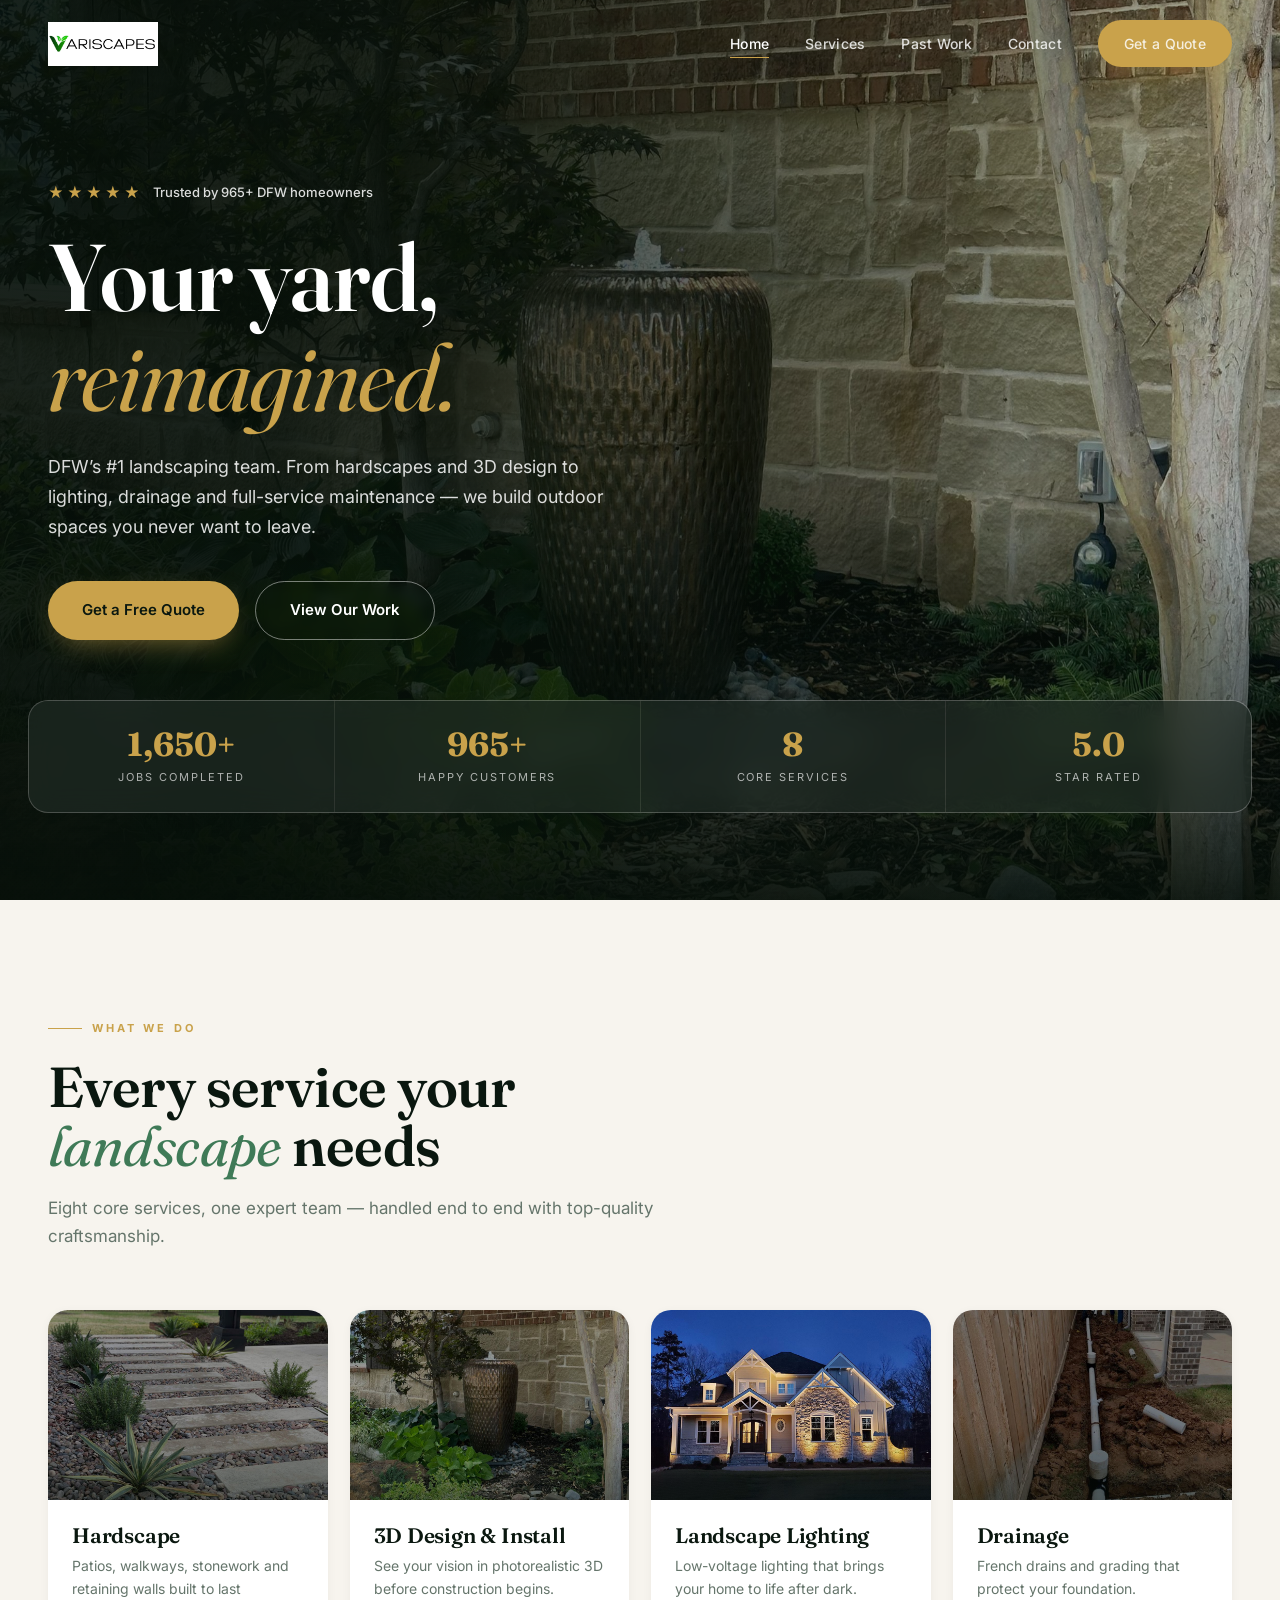
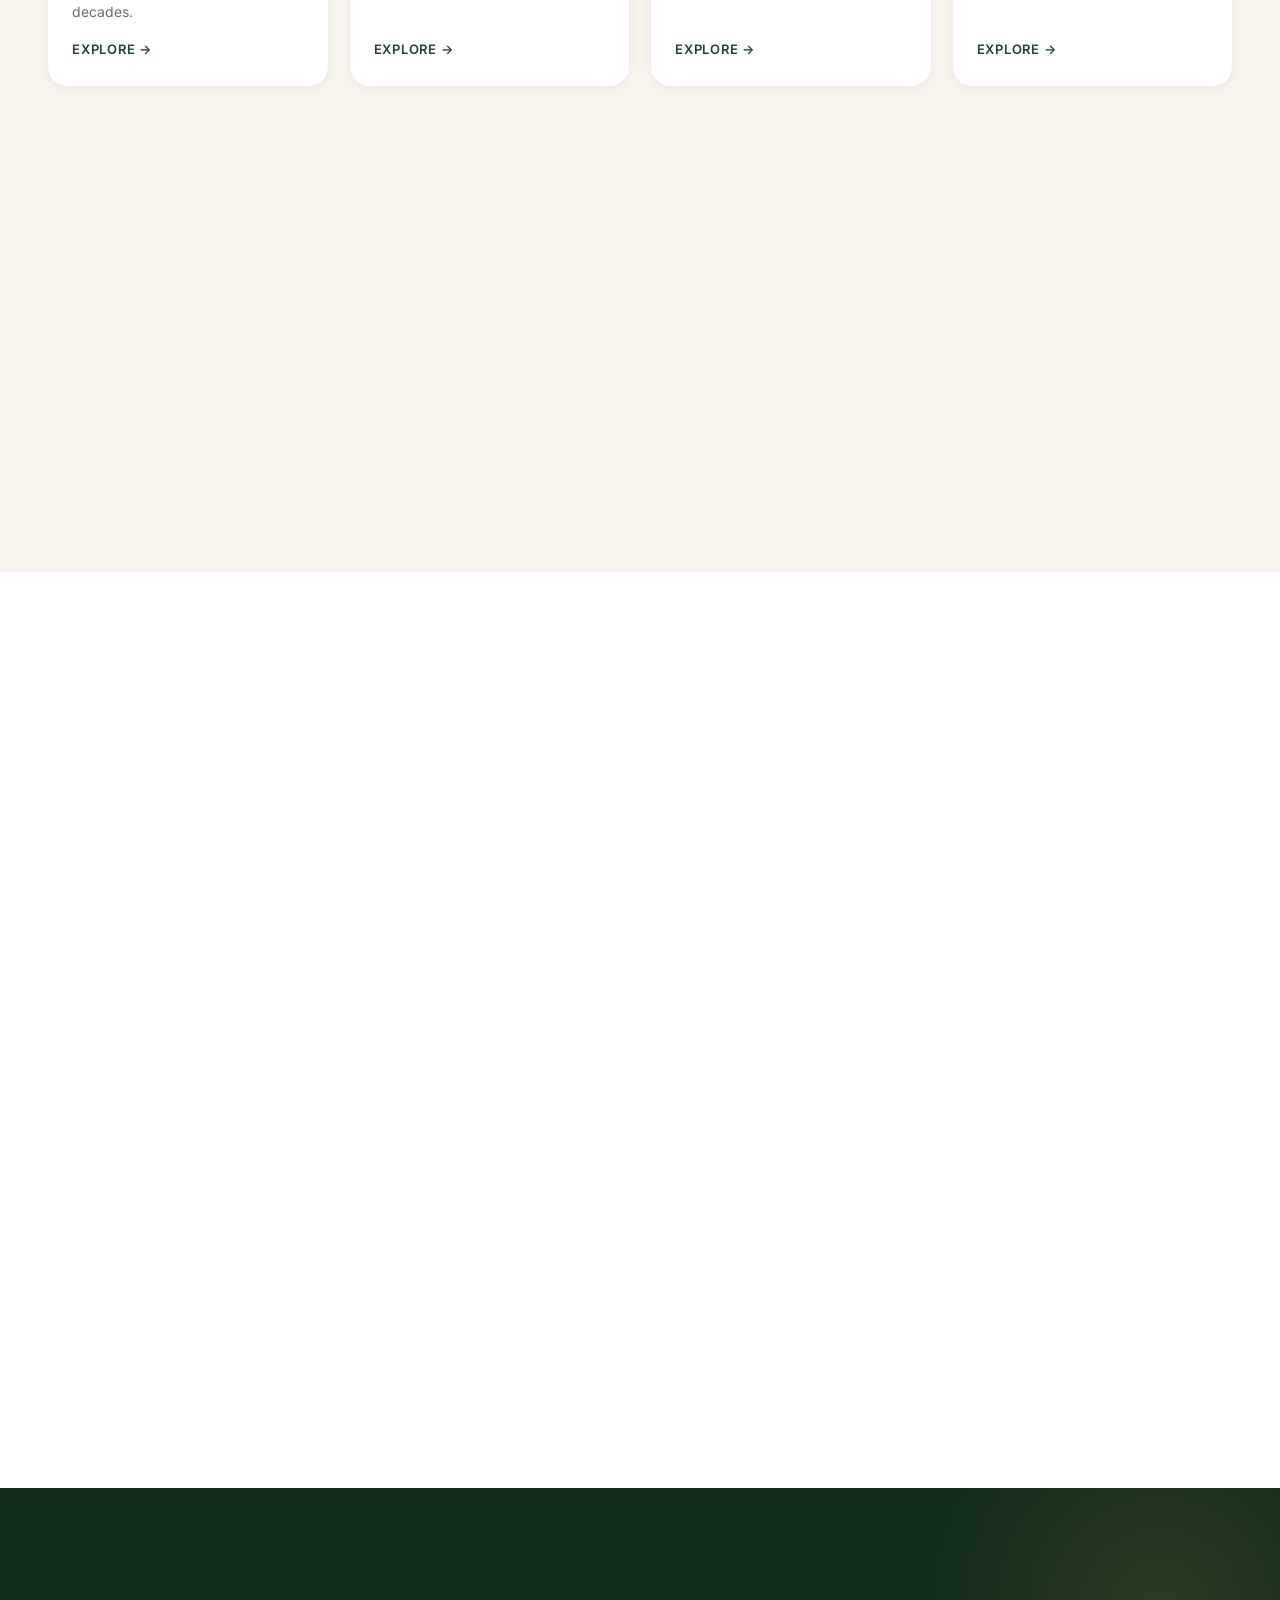
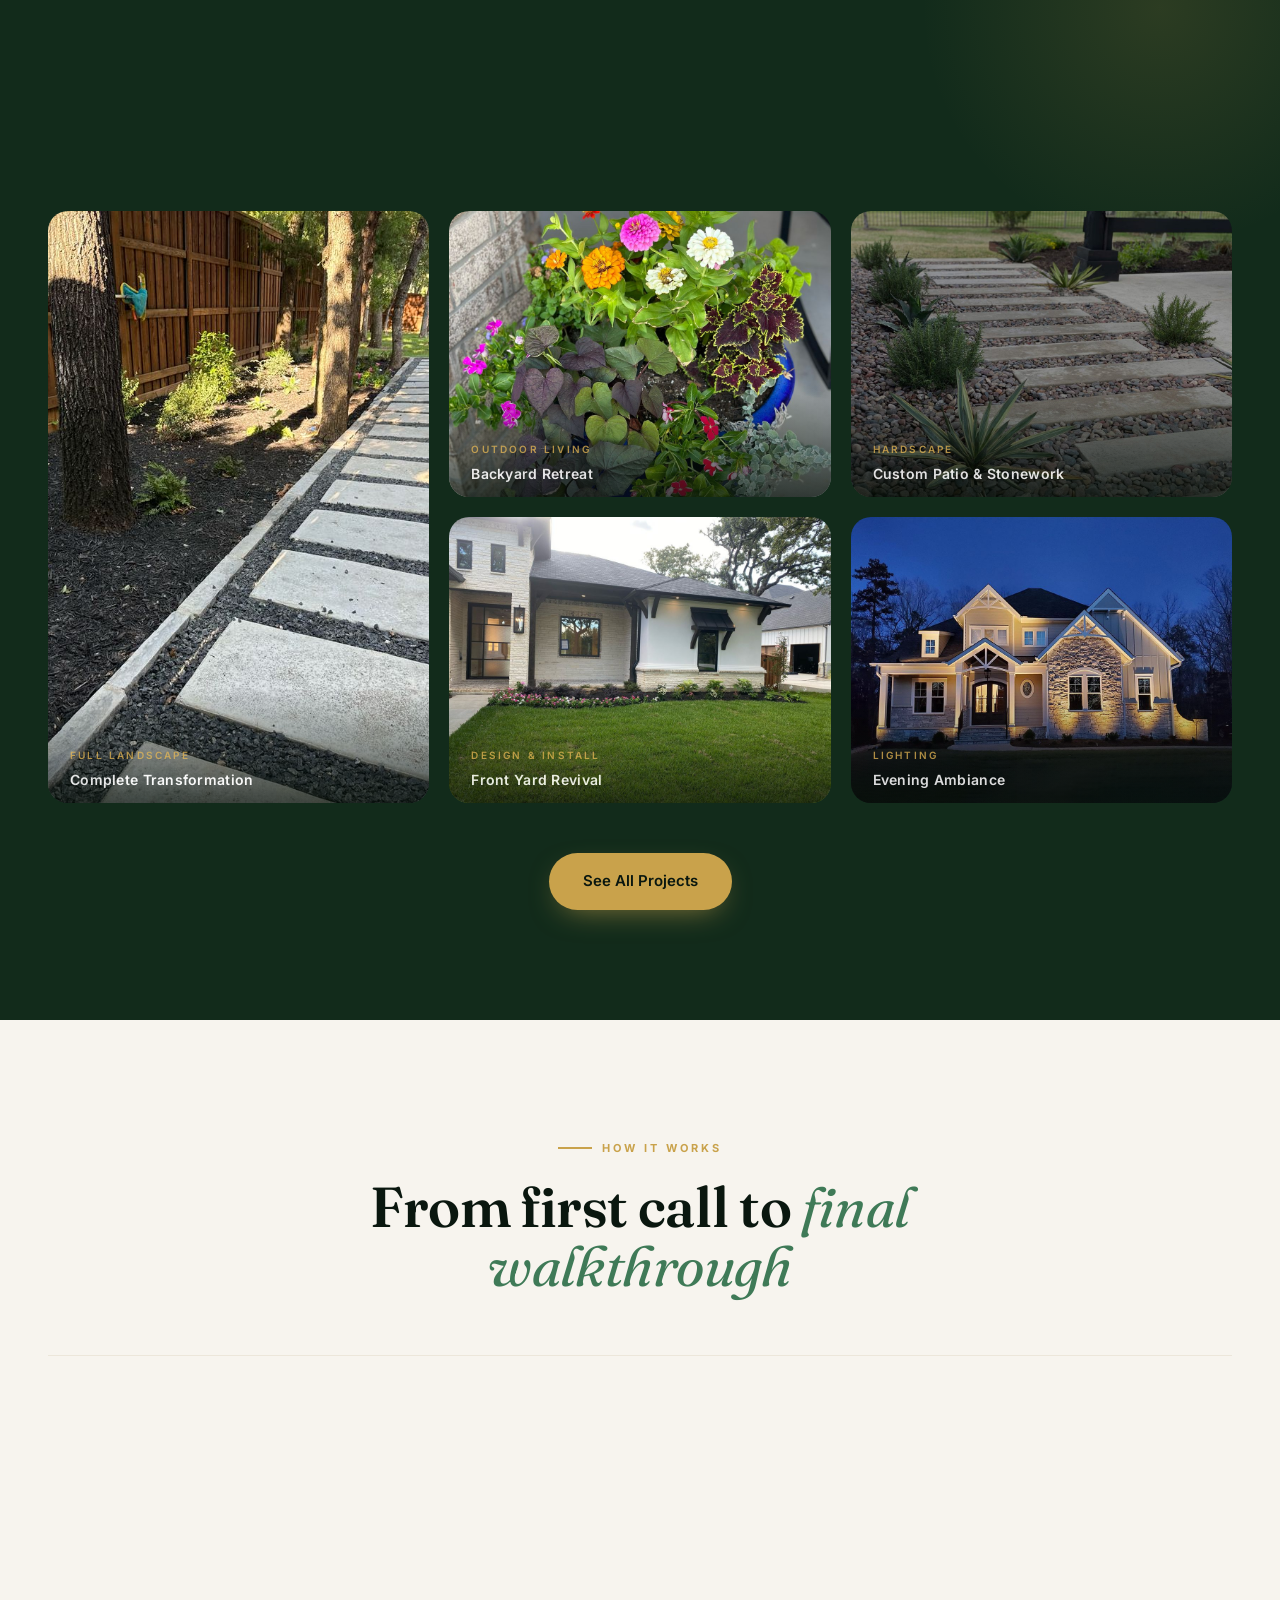
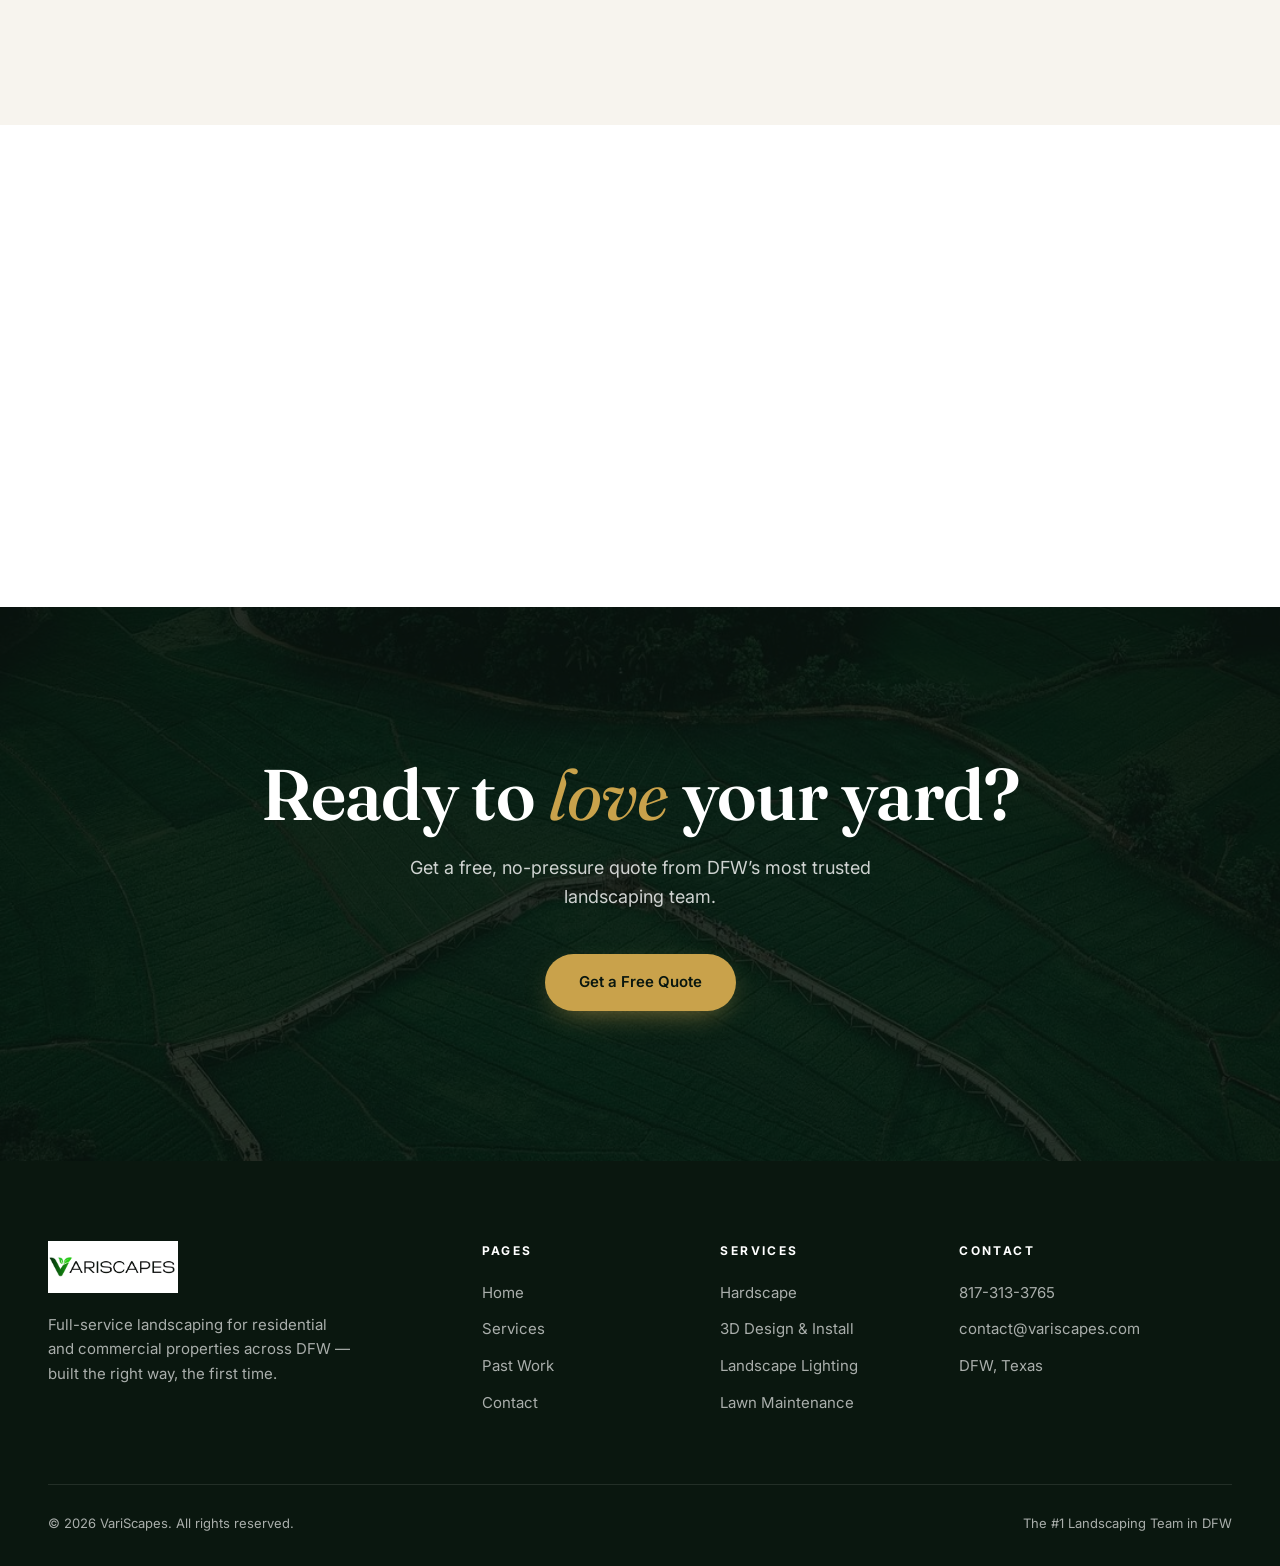
<file: index.html>
<!DOCTYPE html>
<html lang="en">
<head>
<meta charset="utf-8">
<meta name="viewport" content="width=device-width, initial-scale=1">
<title>The #1 Landscaping Team in DFW | VariScapes</title>
<meta name="description" content="VariScapes — full-service landscaping in DFW. Hardscapes, 3D design, lighting, drainage, lawn maintenance and more.">
<link rel="preconnect" href="https://fonts.googleapis.com">
<link href="https://fonts.googleapis.com/css2?family=Fraunces:ital,wght@0,400;0,600;0,700;1,400;1,600&family=Inter:wght@400;500;600;700&display=swap" rel="stylesheet">
<link rel="stylesheet" href="css/style.css">
</head>
<body><header>
  <div class="wrap nav">
    <a href="index.html" class="brand"><img src="images/logo.jpg" alt="VariScapes"></a>
    <ul class="nav-links">
      <li><a href="index.html" class="active">Home</a></li>
      <li><a href="services.html">Services</a></li>
      <li><a href="past-work.html">Past Work</a></li>
      <li><a href="contact.html">Contact</a></li>
      <li><a href="contact.html" class="btn btn-gold">Get a Quote</a></li>
    </ul>
    <button class="burger" aria-label="Menu"><span></span><span></span><span></span></button>
  </div>
</header>
<section class="hero" style="padding:0">
  <div class="hero-bg"><img src="images/hero.jpg" alt="VariScapes landscape project"></div>
  <div class="wrap">
    <div class="hero-stars"><b>★★★★★</b> Trusted by 965+ DFW homeowners</div>
    <h1>Your yard, <em>reimagined.</em></h1>
    <p>DFW&rsquo;s #1 landscaping team. From hardscapes and 3D design to lighting, drainage and full-service maintenance — we build outdoor spaces you never want to leave.</p>
    <div class="hero-cta">
      <a href="contact.html" class="btn btn-gold">Get a Free Quote</a>
      <a href="past-work.html" class="btn btn-ghost">View Our Work</a>
    </div>
  </div>
  <div class="hero-stats-outer">
    <div class="hero-stats"><div class="wrap">
      <div class="hstat"><b>1,650+</b><span>Jobs Completed</span></div>
      <div class="hstat"><b>965+</b><span>Happy Customers</span></div>
      <div class="hstat"><b>8</b><span>Core Services</span></div>
      <div class="hstat"><b>5.0</b><span>Star Rated</span></div>
    </div></div>
  </div>
</section>
<section>
  <div class="wrap">
    <div class="sec-head reveal">
      <span class="eyebrow">What We Do</span>
      <h2>Every service your <em>landscape</em> needs</h2>
      <p>Eight core services, one expert team — handled end to end with top-quality craftsmanship.</p>
    </div>
    <div class="svc-grid">
      <div class="svc-card reveal">
  <div class="svc-img"><img src="images/hardscape.jpg" alt="Hardscape" loading="lazy"></div>
  <div class="svc-body"><h3>Hardscape</h3><p>Patios, walkways, stonework and retaining walls built to last decades.</p><a href="services.html">Explore →</a></div>
</div>
      <div class="svc-card reveal d1">
  <div class="svc-img"><img src="images/design3d.jpg" alt="3D Design & Install" loading="lazy"></div>
  <div class="svc-body"><h3>3D Design & Install</h3><p>See your vision in photorealistic 3D before construction begins.</p><a href="services.html">Explore →</a></div>
</div>
      <div class="svc-card reveal d2">
  <div class="svc-img"><img src="images/lighting.jpg" alt="Landscape Lighting" loading="lazy"></div>
  <div class="svc-body"><h3>Landscape Lighting</h3><p>Low-voltage lighting that brings your home to life after dark.</p><a href="services.html">Explore →</a></div>
</div>
      <div class="svc-card reveal d3">
  <div class="svc-img"><img src="images/drainage.jpg" alt="Drainage" loading="lazy"></div>
  <div class="svc-body"><h3>Drainage</h3><p>French drains and grading that protect your foundation.</p><a href="services.html">Explore →</a></div>
</div>
      <div class="svc-card reveal">
  <div class="svc-img"><img src="images/lawn.jpg" alt="Lawn Maintenance" loading="lazy"></div>
  <div class="svc-body"><h3>Lawn Maintenance</h3><p>Mowing, fertilization, weed control and tree trimming packages.</p><a href="services.html">Explore →</a></div>
</div>
      <div class="svc-card reveal d1">
  <div class="svc-img"><img src="images/water.jpg" alt="Water Features" loading="lazy"></div>
  <div class="svc-body"><h3>Water Features</h3><p>Custom fountains and waterfalls that add beauty and tranquility.</p><a href="services.html">Explore →</a></div>
</div>
      <div class="svc-card reveal d2">
  <div class="svc-img"><img src="images/fencing.jpg" alt="Fencing" loading="lazy"></div>
  <div class="svc-body"><h3>Fencing</h3><p>Custom fencing for privacy, security and style.</p><a href="services.html">Explore →</a></div>
</div>
      <div class="svc-card reveal d3">
  <div class="svc-img"><img src="images/turf.jpg" alt="Synthetic Turf" loading="lazy"></div>
  <div class="svc-body"><h3>Synthetic Turf</h3><p>Realistic turf and pro-level putting greens, zero maintenance.</p><a href="services.html">Explore →</a></div>
</div>
    </div>
  </div>
</section>
<section class="about">
  <div class="wrap about-grid">
    <div class="about-img reveal">
      <img src="images/banner.jpg" alt="VariScapes crew at work">
      <div class="about-badge">
        <img src="images/green-v.png" alt="VariScapes mark">
        <div><b>The #1 Landscaping Team in DFW</b><span>Residential &amp; commercial, fully insured</span></div>
      </div>
    </div>
    <div class="reveal d1">
      <span class="eyebrow">Why VariScapes</span>
      <h2 style="font-size:clamp(32px,3.8vw,52px);margin-bottom:18px">Built the right way, <em style="font-style:italic;color:var(--leaf);font-weight:400">the first time.</em></h2>
      <p style="color:var(--mist);font-size:17px">With over 1,650 jobs completed across the metroplex, we have earned a reputation for reliable service and craftsmanship that speaks for itself.</p>
      <ul class="checks">
        <li>Free on-site consultations and transparent pricing</li>
        <li>Photorealistic 3D designs before we break ground</li>
        <li>Clean job sites and crews that respect your property</li>
        <li>Essential, deluxe and premium maintenance plans</li>
      </ul>
      <a href="contact.html" class="btn btn-dark">Start Your Project</a>
    </div>
  </div>
</section>
<section class="work">
  <div class="wrap">
    <div class="sec-head light reveal">
      <span class="eyebrow">Past Work</span>
      <h2>Craftsmanship you can see</h2>
      <p>Real projects, real DFW homes — no stock photos here.</p>
    </div>
    <div class="work-grid">
      <figure class="work-item tall reveal"><img src="images/work-2.jpg" alt="Landscape transformation" loading="lazy"><figcaption><small>Full Landscape</small>Complete Transformation</figcaption></figure>
      <figure class="work-item reveal d1"><img src="images/work-1.jpg" alt="Backyard project" loading="lazy"><figcaption><small>Outdoor Living</small>Backyard Retreat</figcaption></figure>
      <figure class="work-item reveal d2"><img src="images/hardscape.jpg" alt="Hardscape patio" loading="lazy"><figcaption><small>Hardscape</small>Custom Patio &amp; Stonework</figcaption></figure>
      <figure class="work-item reveal d1"><img src="images/work-3.jpg" alt="Landscape project" loading="lazy"><figcaption><small>Design &amp; Install</small>Front Yard Revival</figcaption></figure>
      <figure class="work-item reveal d2"><img src="images/lighting.jpg" alt="Landscape lighting" loading="lazy"><figcaption><small>Lighting</small>Evening Ambiance</figcaption></figure>
    </div>
    <div style="text-align:center;margin-top:50px"><a href="past-work.html" class="btn btn-gold">See All Projects</a></div>
  </div>
</section>
<section class="process">
  <div class="wrap">
    <div class="sec-head center reveal">
      <span class="eyebrow" style="justify-content:center">How It Works</span>
      <h2>From first call to <em>final walkthrough</em></h2>
    </div>
    <div class="steps">
      <div class="step reveal"><h3>Discovery &amp; Consultation</h3><p>We walk your property, listen to your goals and take detailed measurements.</p></div>
      <div class="step reveal d1"><h3>Design &amp; Proposal</h3><p>A clear plan — with 3D renderings when needed — and transparent pricing.</p></div>
      <div class="step reveal d2"><h3>Expert Installation</h3><p>Our crews build it right with top-quality materials and clean job sites.</p></div>
      <div class="step reveal d3"><h3>Ongoing Care</h3><p>Essential, deluxe or premium maintenance keeps it looking its best.</p></div>
    </div>
  </div>
</section>
<section class="quote">
  <div class="wrap reveal">
    <span class="mark">&ldquo;</span>
    <blockquote>VariScapes turned our backyard into the best room of the house.</blockquote>
    <cite><b>Happy Customer</b>Fort Worth, TX</cite>
  </div>
</section>
<section class="cta-band">
  <img src="images/cta.jpg" alt="VariScapes project">
  <div class="wrap reveal">
    <h2>Ready to <em>love</em> your yard?</h2>
    <p>Get a free, no-pressure quote from DFW&rsquo;s most trusted landscaping team.</p>
    <a href="contact.html" class="btn btn-gold">Get a Free Quote</a>
  </div>
</section>
<footer>
  <div class="wrap">
    <div class="foot-grid">
      <div>
        <a href="index.html"><img src="images/logo.jpg" alt="VariScapes"></a>
        <p style="margin-top:20px;font-size:15px;max-width:34ch">Full-service landscaping for residential and commercial properties across DFW — built the right way, the first time.</p>
      </div>
      <div>
        <h4>Pages</h4>
        <ul>
          <li><a href="index.html">Home</a></li>
          <li><a href="services.html">Services</a></li>
          <li><a href="past-work.html">Past Work</a></li>
          <li><a href="contact.html">Contact</a></li>
        </ul>
      </div>
      <div>
        <h4>Services</h4>
        <ul>
          <li><a href="services.html">Hardscape</a></li>
          <li><a href="services.html">3D Design &amp; Install</a></li>
          <li><a href="services.html">Landscape Lighting</a></li>
          <li><a href="services.html">Lawn Maintenance</a></li>
        </ul>
      </div>
      <div>
        <h4>Contact</h4>
        <ul>
          <li><a href="tel:8173133765">817-313-3765</a></li>
          <li><a href="mailto:contact@variscapes.com">contact@variscapes.com</a></li>
          <li>DFW, Texas</li>
        </ul>
      </div>
    </div>
    <div class="foot-bottom">
      <span>&copy; 2026 VariScapes. All rights reserved.</span>
      <span>The #1 Landscaping Team in DFW</span>
    </div>
  </div>
</footer>
<script src="js/main.js"></script>
</body>
</html>
</file>
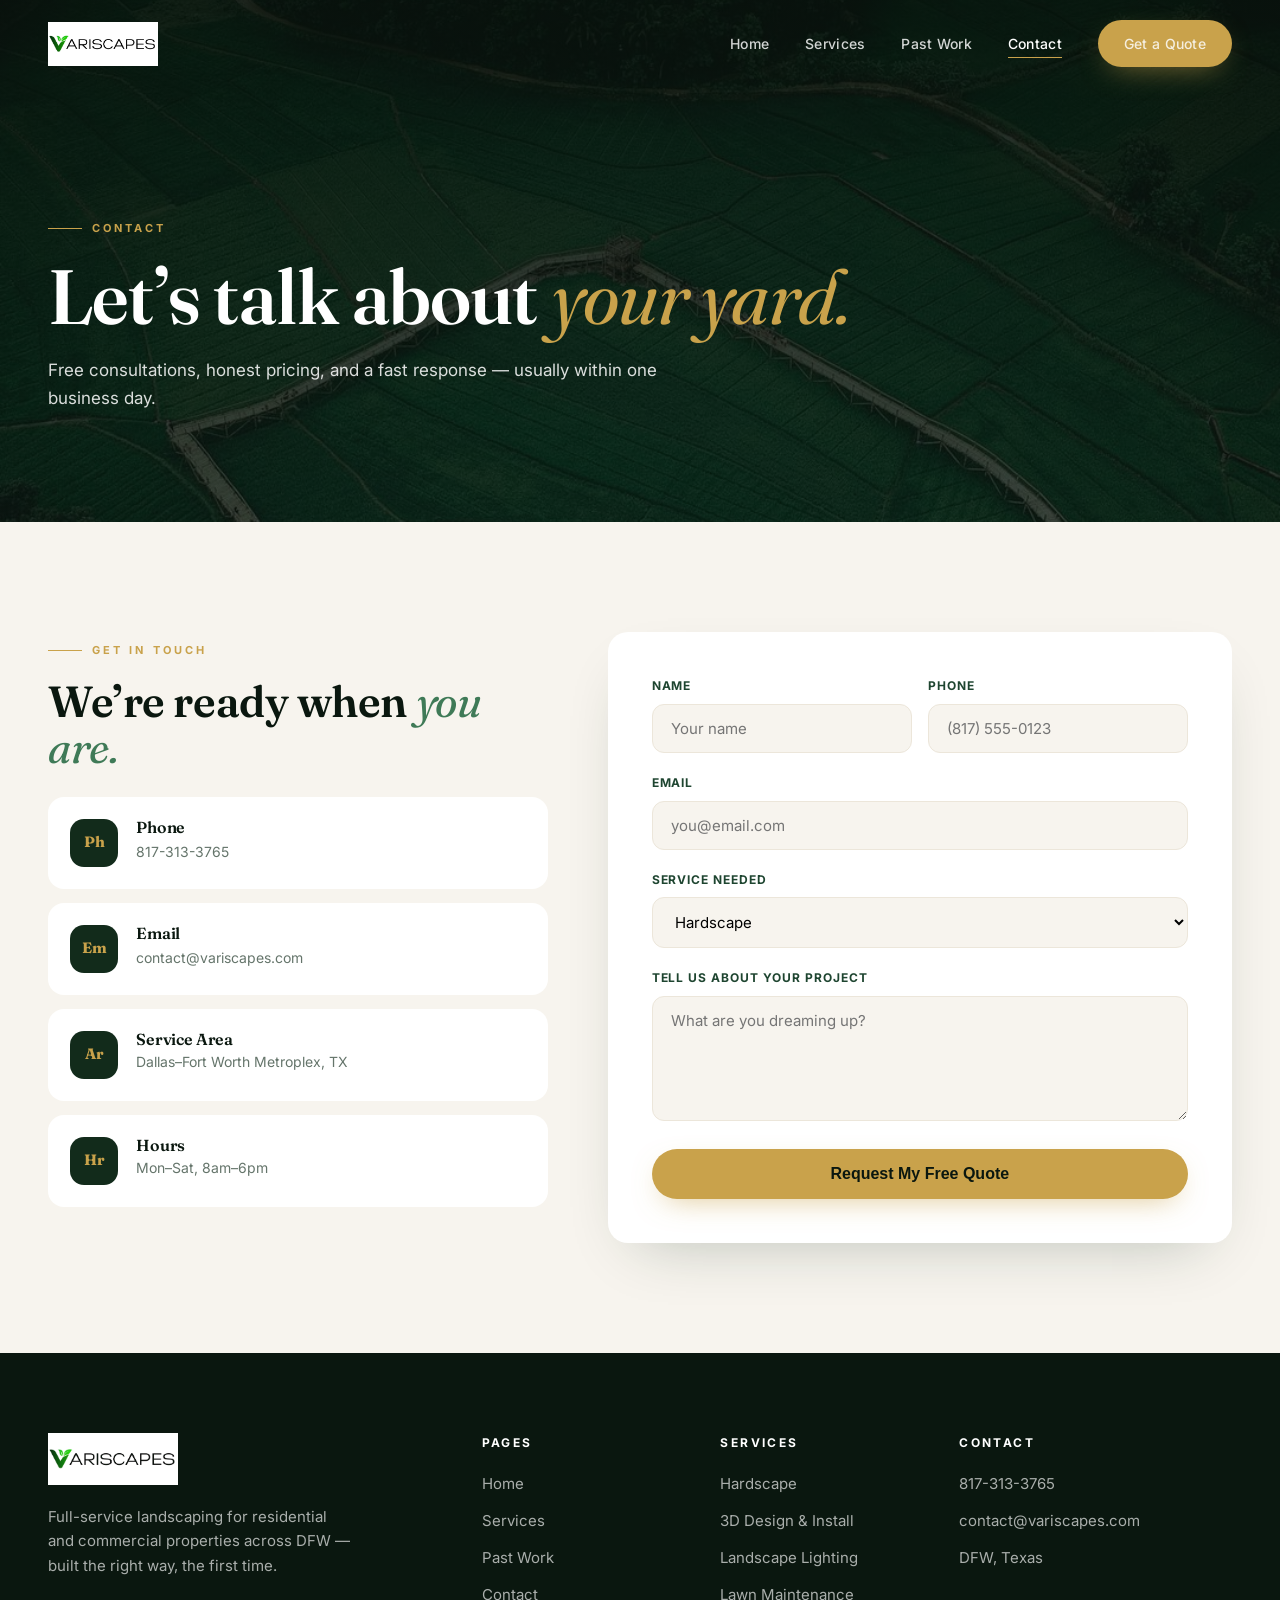
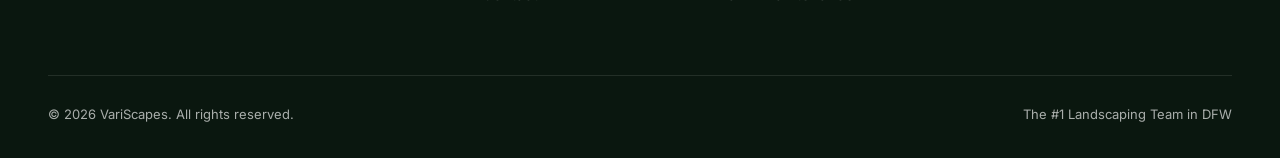
<file: contact.html>
<!DOCTYPE html>
<html lang="en">
<head>
<meta charset="utf-8">
<meta name="viewport" content="width=device-width, initial-scale=1">
<title>Contact | VariScapes</title>
<meta name="description" content="VariScapes — full-service landscaping in DFW. Hardscapes, 3D design, lighting, drainage, lawn maintenance and more.">
<link rel="preconnect" href="https://fonts.googleapis.com">
<link href="https://fonts.googleapis.com/css2?family=Fraunces:ital,wght@0,400;0,600;0,700;1,400;1,600&family=Inter:wght@400;500;600;700&display=swap" rel="stylesheet">
<link rel="stylesheet" href="css/style.css">
</head>
<body><header>
  <div class="wrap nav">
    <a href="index.html" class="brand"><img src="images/logo.jpg" alt="VariScapes"></a>
    <ul class="nav-links">
      <li><a href="index.html">Home</a></li>
      <li><a href="services.html">Services</a></li>
      <li><a href="past-work.html">Past Work</a></li>
      <li><a href="contact.html" class="active">Contact</a></li>
      <li><a href="contact.html" class="btn btn-gold">Get a Quote</a></li>
    </ul>
    <button class="burger" aria-label="Menu"><span></span><span></span><span></span></button>
  </div>
</header>
<section class="page-hero">
  <img src="images/cta.jpg" alt="Contact VariScapes">
  <div class="wrap">
    <span class="eyebrow">Contact</span>
    <h1>Let&rsquo;s talk about <em>your yard.</em></h1>
    <p>Free consultations, honest pricing, and a fast response — usually within one business day.</p>
  </div>
</section>
<section>
  <div class="wrap contact-grid">
    <div class="reveal">
      <span class="eyebrow">Get In Touch</span>
      <h2 style="font-size:clamp(30px,3.4vw,44px);margin-bottom:26px">We&rsquo;re ready when <em style="font-style:italic;color:var(--leaf);font-weight:400">you are.</em></h2>
      <div class="c-item"><div class="dot">Ph</div><div><h3>Phone</h3><a href="tel:8173133765">817-313-3765</a></div></div>
      <div class="c-item"><div class="dot">Em</div><div><h3>Email</h3><a href="mailto:contact@variscapes.com">contact@variscapes.com</a></div></div>
      <div class="c-item"><div class="dot">Ar</div><div><h3>Service Area</h3><p>Dallas–Fort Worth Metroplex, TX</p></div></div>
      <div class="c-item"><div class="dot">Hr</div><div><h3>Hours</h3><p>Mon–Sat, 8am–6pm</p></div></div>
    </div>
    <form class="reveal d1">
      <div class="f-row">
        <div><label for="name">Name</label><input id="name" type="text" placeholder="Your name" required></div>
        <div><label for="phone">Phone</label><input id="phone" type="tel" placeholder="(817) 555-0123"></div>
      </div>
      <label for="email">Email</label>
      <input id="email" type="email" placeholder="you@email.com" required>
      <label for="service">Service Needed</label>
      <select id="service">
        <option>Hardscape</option>
        <option>3D Design &amp; Install</option>
        <option>Landscape Lighting</option>
        <option>Drainage</option>
        <option>Lawn Maintenance</option>
        <option>Water Features</option>
        <option>Fencing</option>
        <option>Synthetic Turf</option>
        <option>Something else</option>
      </select>
      <label for="message">Tell us about your project</label>
      <textarea id="message" rows="5" placeholder="What are you dreaming up?"></textarea>
      <button type="submit" class="btn btn-gold" style="width:100%;border:none;cursor:pointer;font-size:16px">Request My Free Quote</button>
    </form>
  </div>
</section>
<footer>
  <div class="wrap">
    <div class="foot-grid">
      <div>
        <a href="index.html"><img src="images/logo.jpg" alt="VariScapes"></a>
        <p style="margin-top:20px;font-size:15px;max-width:34ch">Full-service landscaping for residential and commercial properties across DFW — built the right way, the first time.</p>
      </div>
      <div>
        <h4>Pages</h4>
        <ul>
          <li><a href="index.html">Home</a></li>
          <li><a href="services.html">Services</a></li>
          <li><a href="past-work.html">Past Work</a></li>
          <li><a href="contact.html">Contact</a></li>
        </ul>
      </div>
      <div>
        <h4>Services</h4>
        <ul>
          <li><a href="services.html">Hardscape</a></li>
          <li><a href="services.html">3D Design &amp; Install</a></li>
          <li><a href="services.html">Landscape Lighting</a></li>
          <li><a href="services.html">Lawn Maintenance</a></li>
        </ul>
      </div>
      <div>
        <h4>Contact</h4>
        <ul>
          <li><a href="tel:8173133765">817-313-3765</a></li>
          <li><a href="mailto:contact@variscapes.com">contact@variscapes.com</a></li>
          <li>DFW, Texas</li>
        </ul>
      </div>
    </div>
    <div class="foot-bottom">
      <span>&copy; 2026 VariScapes. All rights reserved.</span>
      <span>The #1 Landscaping Team in DFW</span>
    </div>
  </div>
</footer>
<script src="js/main.js"></script>
</body>
</html>
</file>
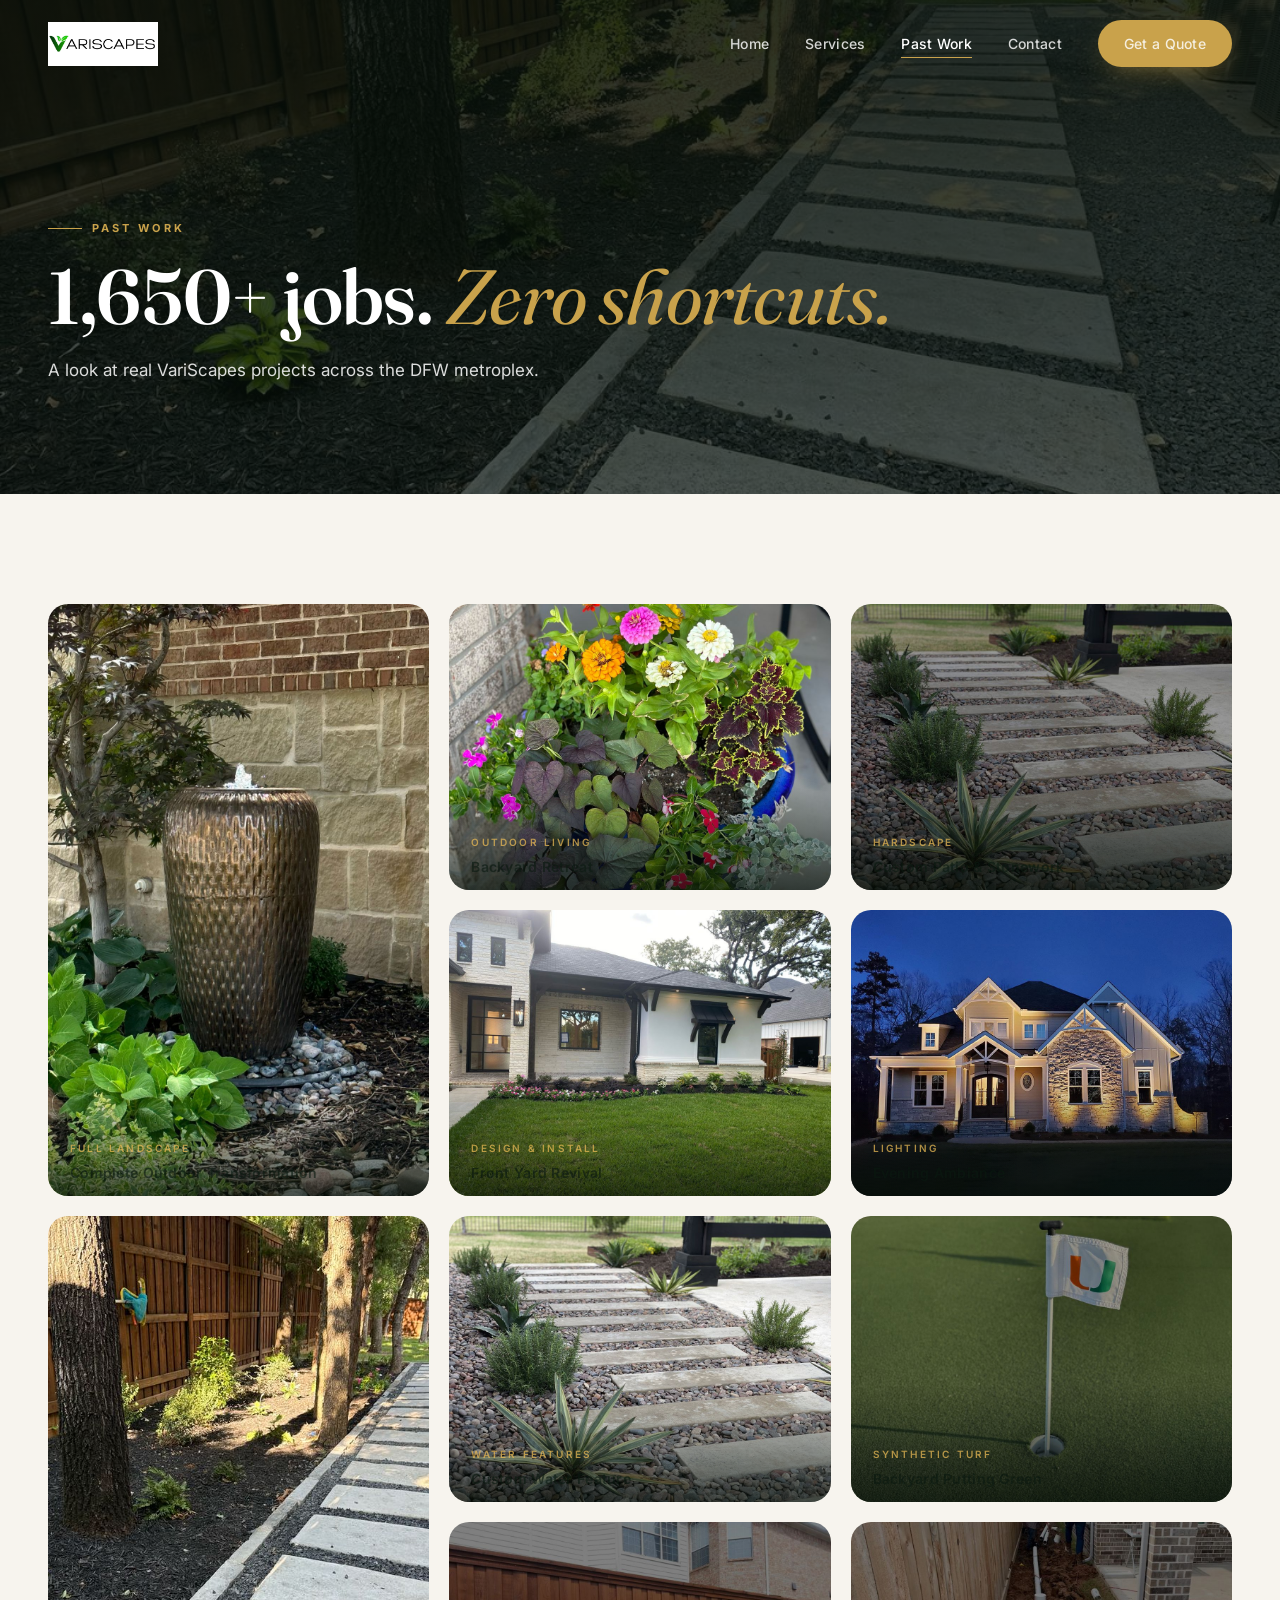
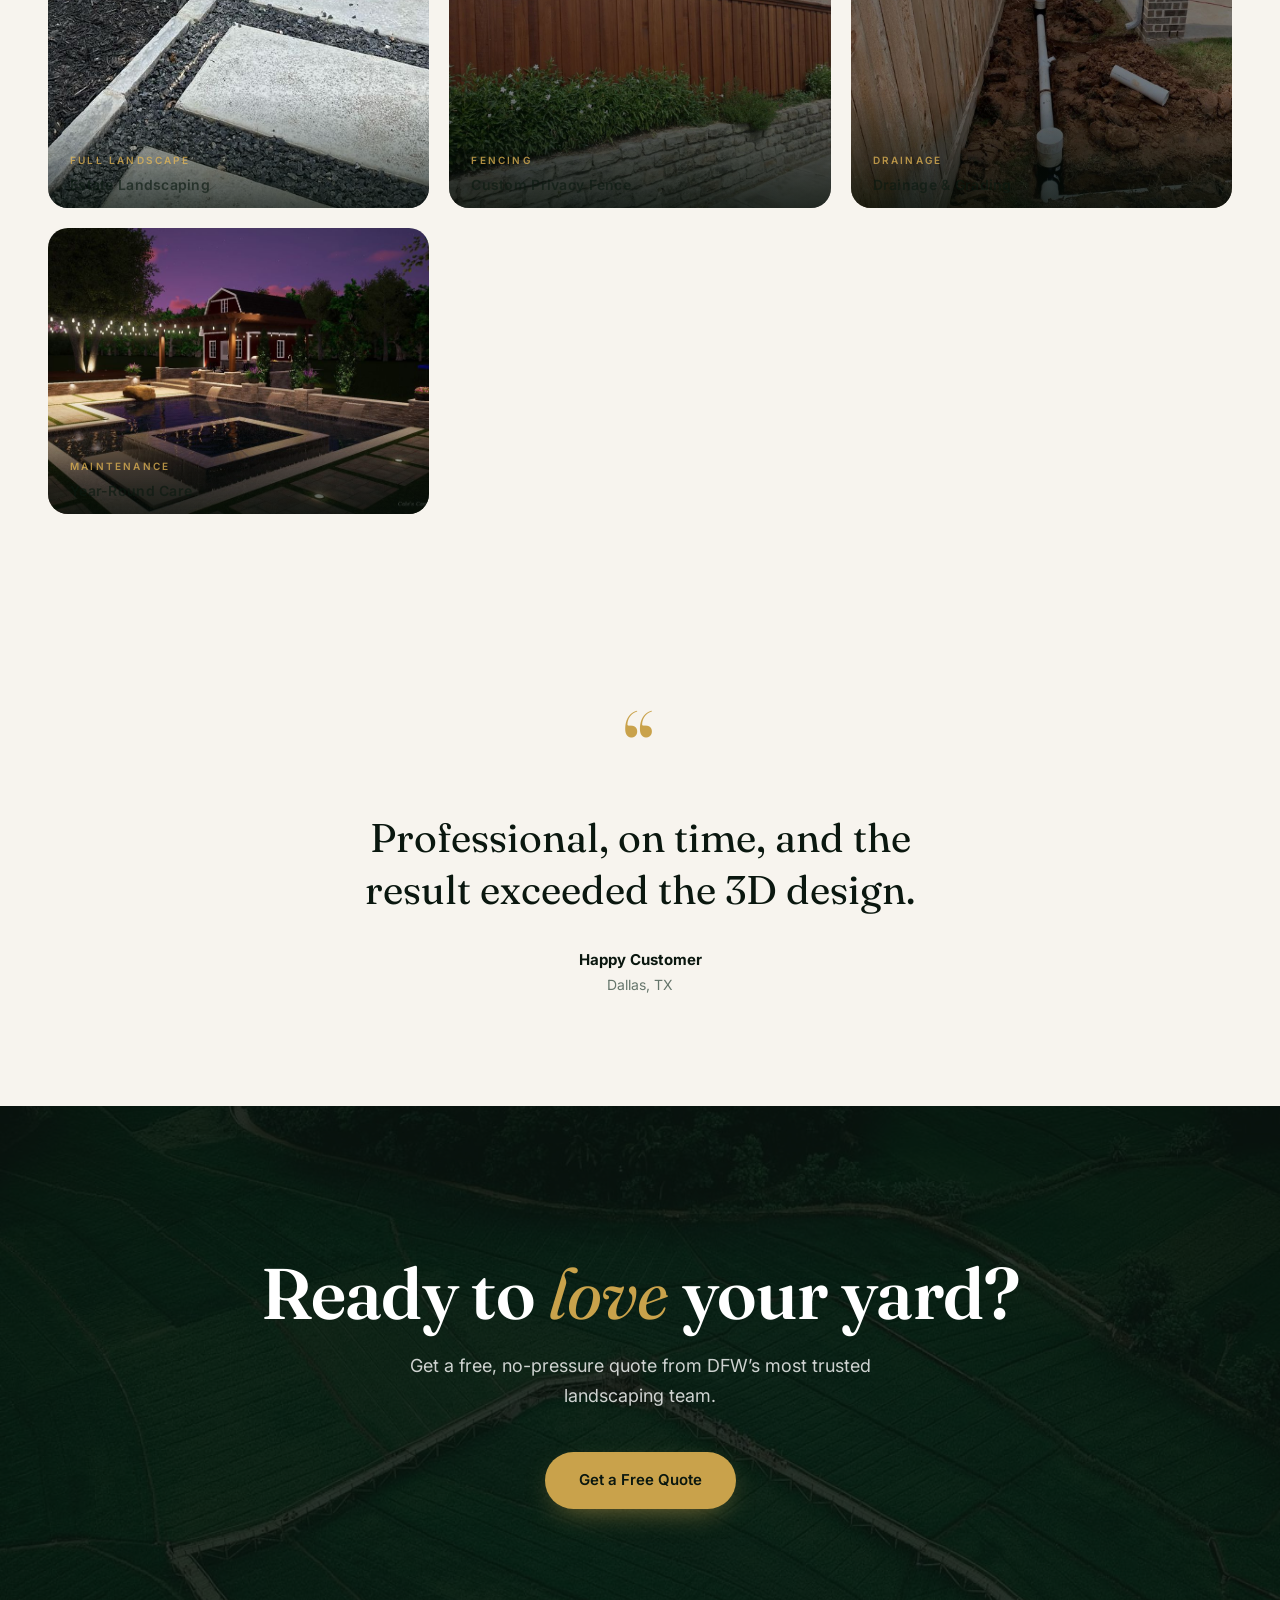
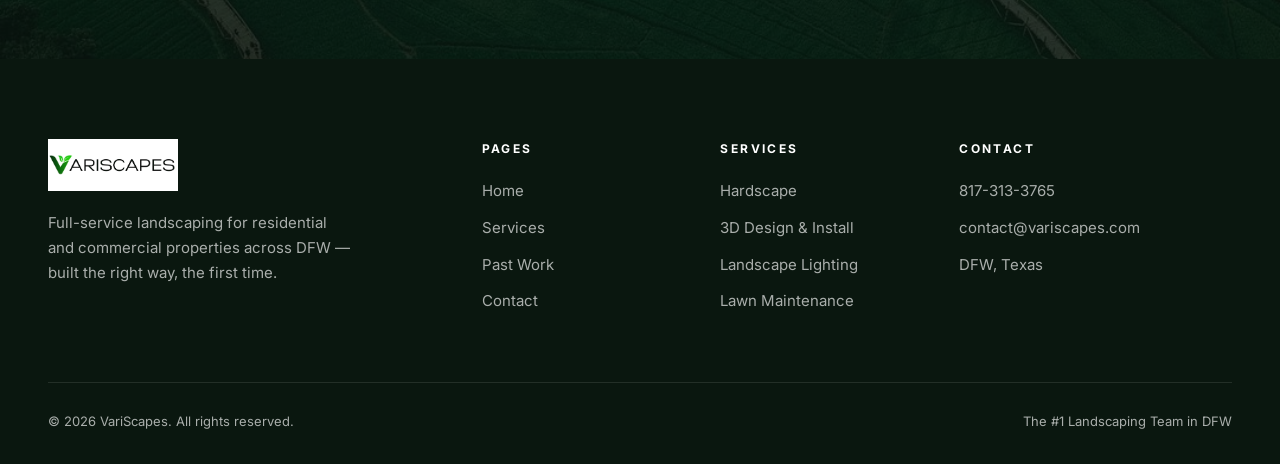
<file: past-work.html>
<!DOCTYPE html>
<html lang="en">
<head>
<meta charset="utf-8">
<meta name="viewport" content="width=device-width, initial-scale=1">
<title>Past Work | VariScapes</title>
<meta name="description" content="VariScapes — full-service landscaping in DFW. Hardscapes, 3D design, lighting, drainage, lawn maintenance and more.">
<link rel="preconnect" href="https://fonts.googleapis.com">
<link href="https://fonts.googleapis.com/css2?family=Fraunces:ital,wght@0,400;0,600;0,700;1,400;1,600&family=Inter:wght@400;500;600;700&display=swap" rel="stylesheet">
<link rel="stylesheet" href="css/style.css">
</head>
<body><header>
  <div class="wrap nav">
    <a href="index.html" class="brand"><img src="images/logo.jpg" alt="VariScapes"></a>
    <ul class="nav-links">
      <li><a href="index.html">Home</a></li>
      <li><a href="services.html">Services</a></li>
      <li><a href="past-work.html" class="active">Past Work</a></li>
      <li><a href="contact.html">Contact</a></li>
      <li><a href="contact.html" class="btn btn-gold">Get a Quote</a></li>
    </ul>
    <button class="burger" aria-label="Menu"><span></span><span></span><span></span></button>
  </div>
</header>
<section class="page-hero">
  <img src="images/work-2.jpg" alt="VariScapes past work">
  <div class="wrap">
    <span class="eyebrow">Past Work</span>
    <h1>1,650+ jobs. <em>Zero shortcuts.</em></h1>
    <p>A look at real VariScapes projects across the DFW metroplex.</p>
  </div>
</section>
<section>
  <div class="wrap">
    <div class="work-grid">
      <figure class="work-item tall reveal"><img src="images/hero.jpg" alt="Complete Outdoor Transformation" loading="lazy"><figcaption><small>Full Landscape</small>Complete Outdoor Transformation</figcaption></figure>
      <figure class="work-item reveal"><img src="images/work-1.jpg" alt="Backyard Retreat" loading="lazy"><figcaption><small>Outdoor Living</small>Backyard Retreat</figcaption></figure>
      <figure class="work-item reveal"><img src="images/hardscape.jpg" alt="Custom Patio &amp; Stonework" loading="lazy"><figcaption><small>Hardscape</small>Custom Patio &amp; Stonework</figcaption></figure>
      <figure class="work-item reveal"><img src="images/work-3.jpg" alt="Front Yard Revival" loading="lazy"><figcaption><small>Design &amp; Install</small>Front Yard Revival</figcaption></figure>
      <figure class="work-item reveal"><img src="images/lighting.jpg" alt="Evening Ambiance" loading="lazy"><figcaption><small>Lighting</small>Evening Ambiance</figcaption></figure>
      <figure class="work-item tall reveal"><img src="images/work-2.jpg" alt="Estate Landscaping" loading="lazy"><figcaption><small>Full Landscape</small>Estate Landscaping</figcaption></figure>
      <figure class="work-item reveal"><img src="images/water.jpg" alt="Custom Water Feature" loading="lazy"><figcaption><small>Water Features</small>Custom Water Feature</figcaption></figure>
      <figure class="work-item reveal"><img src="images/turf.jpg" alt="Backyard Putting Green" loading="lazy"><figcaption><small>Synthetic Turf</small>Backyard Putting Green</figcaption></figure>
      <figure class="work-item reveal"><img src="images/fencing.jpg" alt="Custom Privacy Fence" loading="lazy"><figcaption><small>Fencing</small>Custom Privacy Fence</figcaption></figure>
      <figure class="work-item reveal"><img src="images/drainage.jpg" alt="Drainage &amp; Grading" loading="lazy"><figcaption><small>Drainage</small>Drainage &amp; Grading</figcaption></figure>
      <figure class="work-item reveal"><img src="images/work-4.jpg" alt="Year-Round Care" loading="lazy"><figcaption><small>Maintenance</small>Year-Round Care</figcaption></figure>
    </div>
  </div>
</section>
<section class="quote" style="background:var(--cream)">
  <div class="wrap reveal">
    <span class="mark">&ldquo;</span>
    <blockquote>Professional, on time, and the result exceeded the 3D design.</blockquote>
    <cite><b>Happy Customer</b>Dallas, TX</cite>
  </div>
</section>
<section class="cta-band">
  <img src="images/cta.jpg" alt="VariScapes project">
  <div class="wrap reveal">
    <h2>Ready to <em>love</em> your yard?</h2>
    <p>Get a free, no-pressure quote from DFW&rsquo;s most trusted landscaping team.</p>
    <a href="contact.html" class="btn btn-gold">Get a Free Quote</a>
  </div>
</section>
<footer>
  <div class="wrap">
    <div class="foot-grid">
      <div>
        <a href="index.html"><img src="images/logo.jpg" alt="VariScapes"></a>
        <p style="margin-top:20px;font-size:15px;max-width:34ch">Full-service landscaping for residential and commercial properties across DFW — built the right way, the first time.</p>
      </div>
      <div>
        <h4>Pages</h4>
        <ul>
          <li><a href="index.html">Home</a></li>
          <li><a href="services.html">Services</a></li>
          <li><a href="past-work.html">Past Work</a></li>
          <li><a href="contact.html">Contact</a></li>
        </ul>
      </div>
      <div>
        <h4>Services</h4>
        <ul>
          <li><a href="services.html">Hardscape</a></li>
          <li><a href="services.html">3D Design &amp; Install</a></li>
          <li><a href="services.html">Landscape Lighting</a></li>
          <li><a href="services.html">Lawn Maintenance</a></li>
        </ul>
      </div>
      <div>
        <h4>Contact</h4>
        <ul>
          <li><a href="tel:8173133765">817-313-3765</a></li>
          <li><a href="mailto:contact@variscapes.com">contact@variscapes.com</a></li>
          <li>DFW, Texas</li>
        </ul>
      </div>
    </div>
    <div class="foot-bottom">
      <span>&copy; 2026 VariScapes. All rights reserved.</span>
      <span>The #1 Landscaping Team in DFW</span>
    </div>
  </div>
</footer>
<script src="js/main.js"></script>
</body>
</html>
</file>
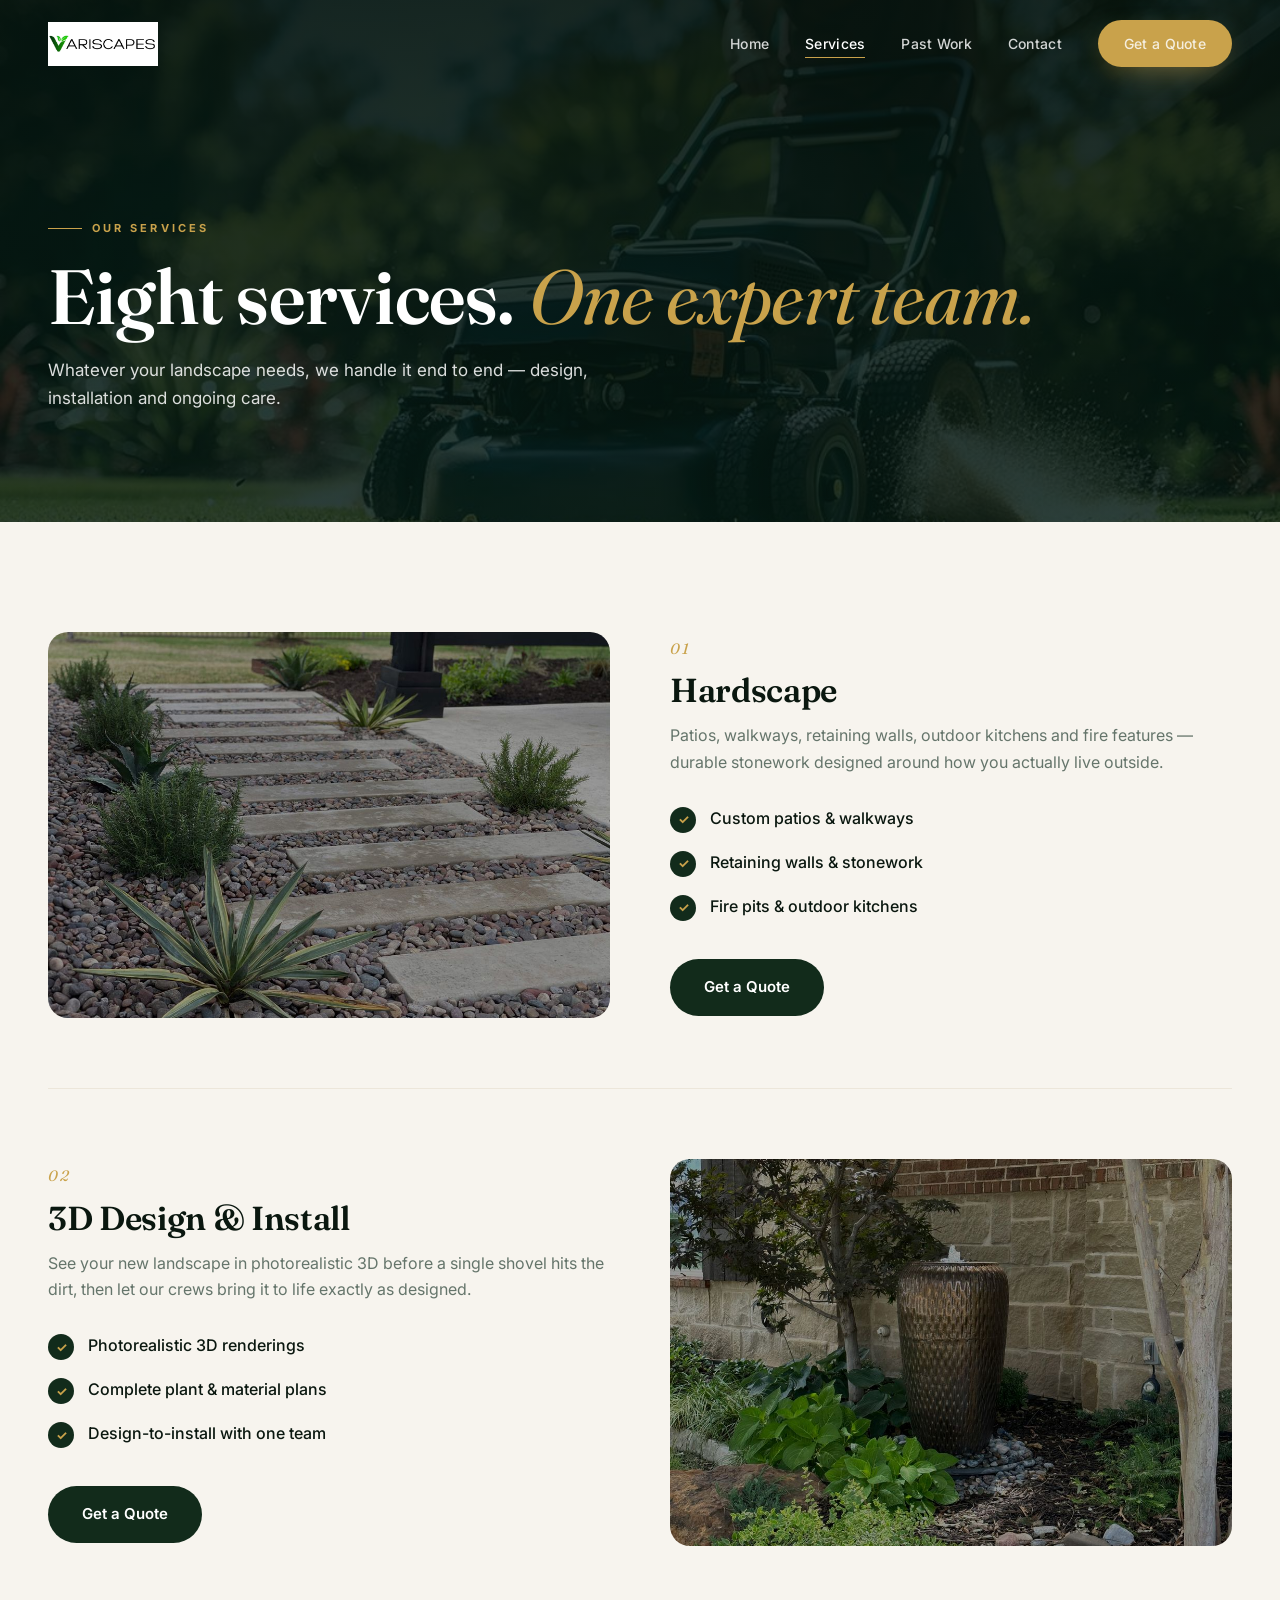
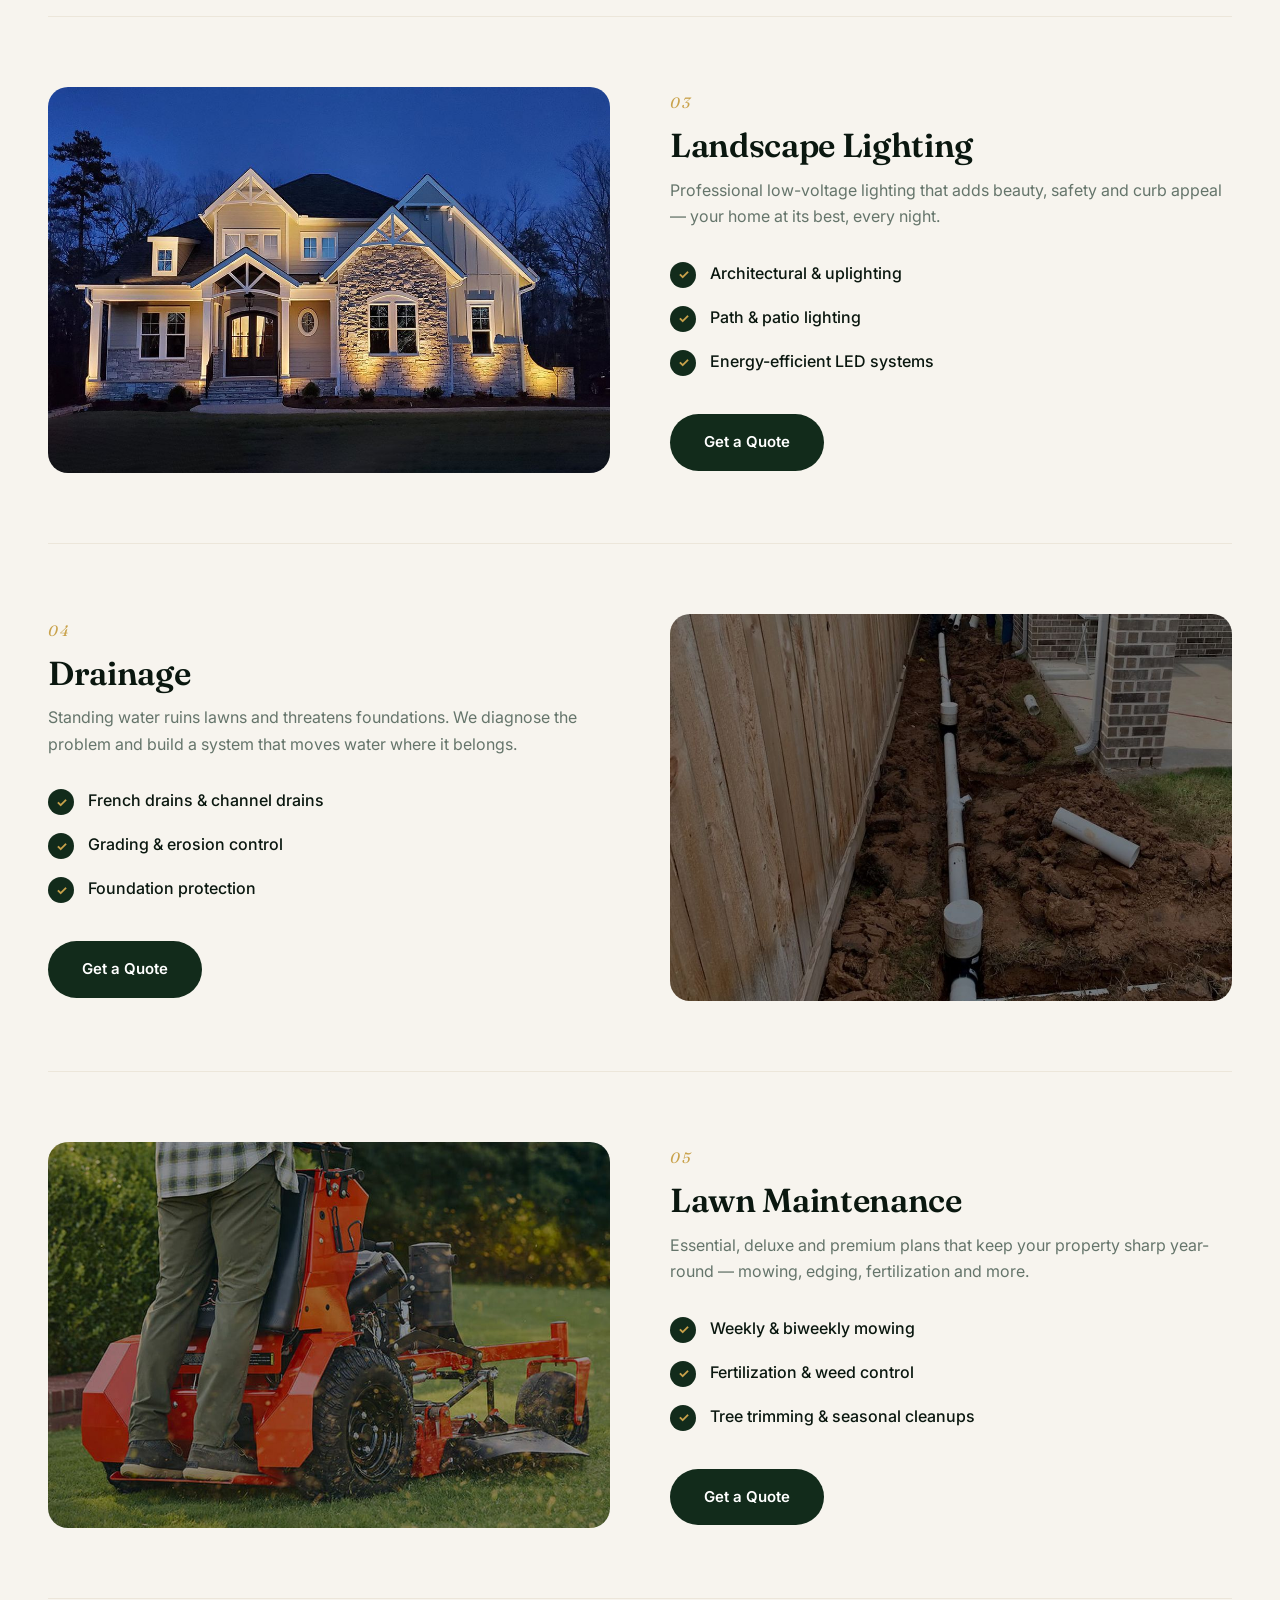
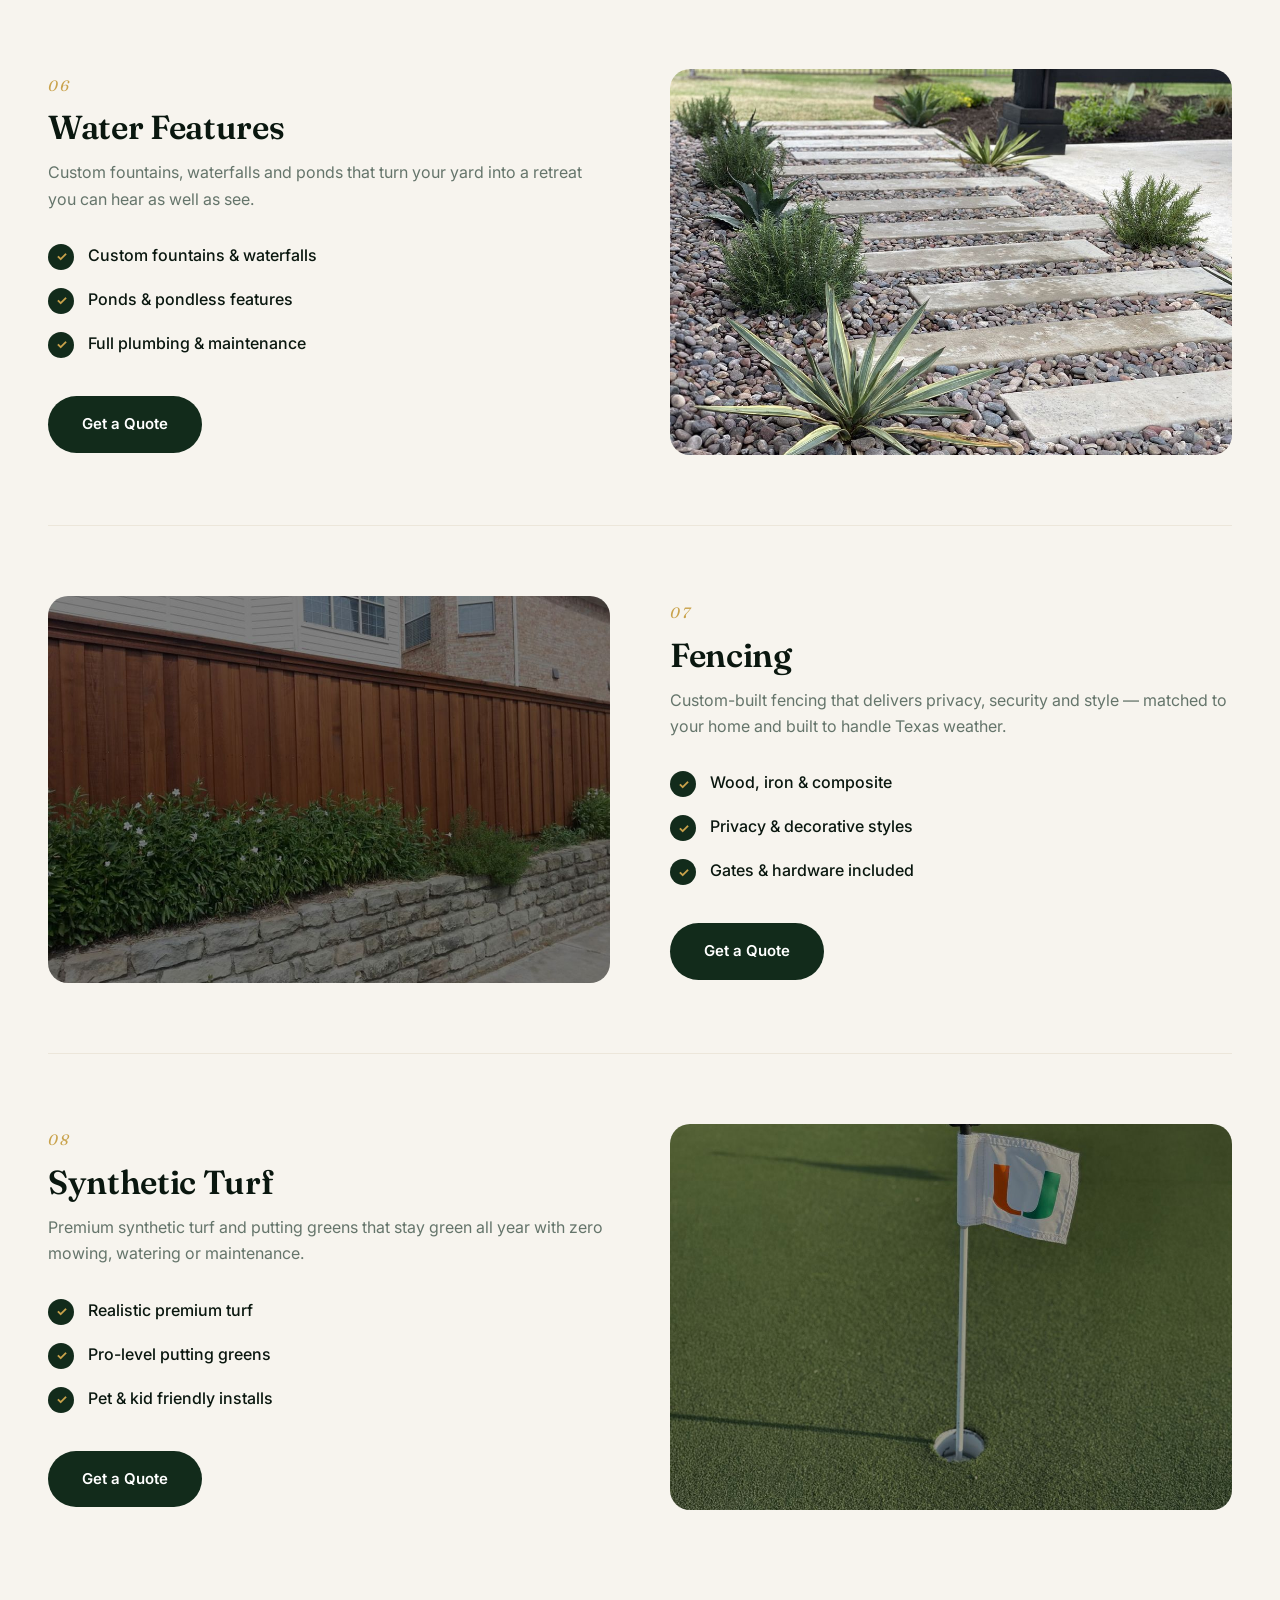
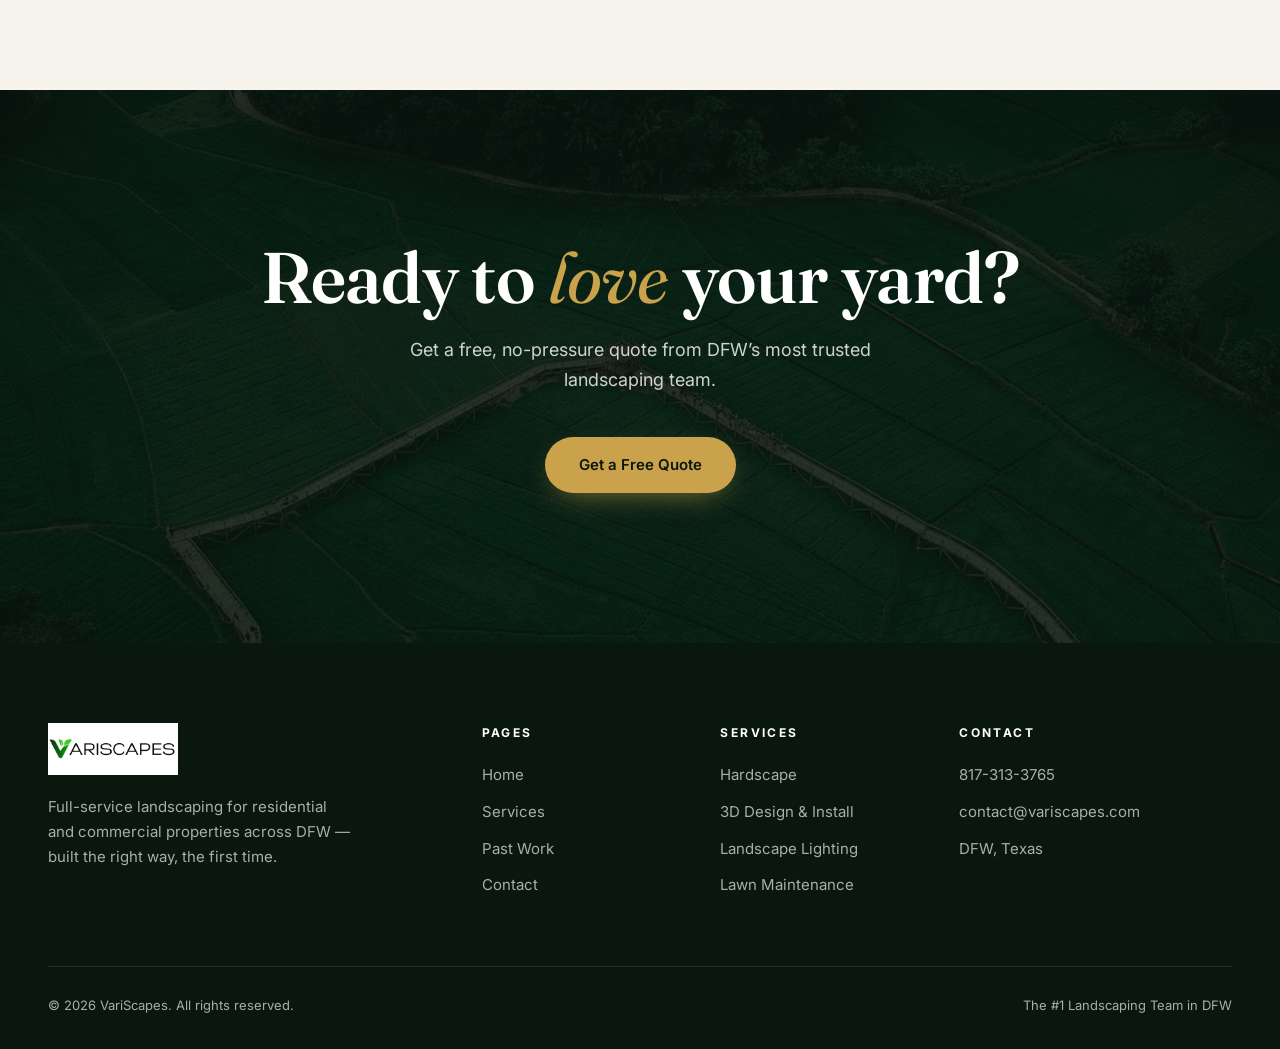
<file: services.html>
<!DOCTYPE html>
<html lang="en">
<head>
<meta charset="utf-8">
<meta name="viewport" content="width=device-width, initial-scale=1">
<title>Services | VariScapes</title>
<meta name="description" content="VariScapes — full-service landscaping in DFW. Hardscapes, 3D design, lighting, drainage, lawn maintenance and more.">
<link rel="preconnect" href="https://fonts.googleapis.com">
<link href="https://fonts.googleapis.com/css2?family=Fraunces:ital,wght@0,400;0,600;0,700;1,400;1,600&family=Inter:wght@400;500;600;700&display=swap" rel="stylesheet">
<link rel="stylesheet" href="css/style.css">
</head>
<body><header>
  <div class="wrap nav">
    <a href="index.html" class="brand"><img src="images/logo.jpg" alt="VariScapes"></a>
    <ul class="nav-links">
      <li><a href="index.html">Home</a></li>
      <li><a href="services.html" class="active">Services</a></li>
      <li><a href="past-work.html">Past Work</a></li>
      <li><a href="contact.html">Contact</a></li>
      <li><a href="contact.html" class="btn btn-gold">Get a Quote</a></li>
    </ul>
    <button class="burger" aria-label="Menu"><span></span><span></span><span></span></button>
  </div>
</header>
<section class="page-hero">
  <img src="images/banner.jpg" alt="VariScapes services">
  <div class="wrap">
    <span class="eyebrow">Our Services</span>
    <h1>Eight services. <em>One expert team.</em></h1>
    <p>Whatever your landscape needs, we handle it end to end — design, installation and ongoing care.</p>
  </div>
</section>
<section style="padding-top:40px">
  <div class="wrap">
    <div class="svc-row reveal">
  <div class="svc-row-img"><img src="images/hardscape.jpg" alt="Hardscape" loading="lazy"></div>
  <div>
    <span class="num">01</span>
    <h3>Hardscape</h3>
    <p>Patios, walkways, retaining walls, outdoor kitchens and fire features — durable stonework designed around how you actually live outside.</p>
    <ul class="checks"><li>Custom patios &amp; walkways</li><li>Retaining walls &amp; stonework</li><li>Fire pits &amp; outdoor kitchens</li></ul>
    <a href="contact.html" class="btn btn-dark">Get a Quote</a>
  </div>
</div>
    <div class="svc-row reveal">
  <div class="svc-row-img"><img src="images/design3d.jpg" alt="3D Design &amp; Install" loading="lazy"></div>
  <div>
    <span class="num">02</span>
    <h3>3D Design &amp; Install</h3>
    <p>See your new landscape in photorealistic 3D before a single shovel hits the dirt, then let our crews bring it to life exactly as designed.</p>
    <ul class="checks"><li>Photorealistic 3D renderings</li><li>Complete plant &amp; material plans</li><li>Design-to-install with one team</li></ul>
    <a href="contact.html" class="btn btn-dark">Get a Quote</a>
  </div>
</div>
    <div class="svc-row reveal">
  <div class="svc-row-img"><img src="images/lighting.jpg" alt="Landscape Lighting" loading="lazy"></div>
  <div>
    <span class="num">03</span>
    <h3>Landscape Lighting</h3>
    <p>Professional low-voltage lighting that adds beauty, safety and curb appeal — your home at its best, every night.</p>
    <ul class="checks"><li>Architectural &amp; uplighting</li><li>Path &amp; patio lighting</li><li>Energy-efficient LED systems</li></ul>
    <a href="contact.html" class="btn btn-dark">Get a Quote</a>
  </div>
</div>
    <div class="svc-row reveal">
  <div class="svc-row-img"><img src="images/drainage.jpg" alt="Drainage" loading="lazy"></div>
  <div>
    <span class="num">04</span>
    <h3>Drainage</h3>
    <p>Standing water ruins lawns and threatens foundations. We diagnose the problem and build a system that moves water where it belongs.</p>
    <ul class="checks"><li>French drains &amp; channel drains</li><li>Grading &amp; erosion control</li><li>Foundation protection</li></ul>
    <a href="contact.html" class="btn btn-dark">Get a Quote</a>
  </div>
</div>
    <div class="svc-row reveal">
  <div class="svc-row-img"><img src="images/lawn.jpg" alt="Lawn Maintenance" loading="lazy"></div>
  <div>
    <span class="num">05</span>
    <h3>Lawn Maintenance</h3>
    <p>Essential, deluxe and premium plans that keep your property sharp year-round — mowing, edging, fertilization and more.</p>
    <ul class="checks"><li>Weekly &amp; biweekly mowing</li><li>Fertilization &amp; weed control</li><li>Tree trimming &amp; seasonal cleanups</li></ul>
    <a href="contact.html" class="btn btn-dark">Get a Quote</a>
  </div>
</div>
    <div class="svc-row reveal">
  <div class="svc-row-img"><img src="images/water.jpg" alt="Water Features" loading="lazy"></div>
  <div>
    <span class="num">06</span>
    <h3>Water Features</h3>
    <p>Custom fountains, waterfalls and ponds that turn your yard into a retreat you can hear as well as see.</p>
    <ul class="checks"><li>Custom fountains &amp; waterfalls</li><li>Ponds &amp; pondless features</li><li>Full plumbing &amp; maintenance</li></ul>
    <a href="contact.html" class="btn btn-dark">Get a Quote</a>
  </div>
</div>
    <div class="svc-row reveal">
  <div class="svc-row-img"><img src="images/fencing.jpg" alt="Fencing" loading="lazy"></div>
  <div>
    <span class="num">07</span>
    <h3>Fencing</h3>
    <p>Custom-built fencing that delivers privacy, security and style — matched to your home and built to handle Texas weather.</p>
    <ul class="checks"><li>Wood, iron &amp; composite</li><li>Privacy &amp; decorative styles</li><li>Gates &amp; hardware included</li></ul>
    <a href="contact.html" class="btn btn-dark">Get a Quote</a>
  </div>
</div>
    <div class="svc-row reveal">
  <div class="svc-row-img"><img src="images/turf.jpg" alt="Synthetic Turf" loading="lazy"></div>
  <div>
    <span class="num">08</span>
    <h3>Synthetic Turf</h3>
    <p>Premium synthetic turf and putting greens that stay green all year with zero mowing, watering or maintenance.</p>
    <ul class="checks"><li>Realistic premium turf</li><li>Pro-level putting greens</li><li>Pet &amp; kid friendly installs</li></ul>
    <a href="contact.html" class="btn btn-dark">Get a Quote</a>
  </div>
</div>
  </div>
</section>
<section class="cta-band">
  <img src="images/cta.jpg" alt="VariScapes project">
  <div class="wrap reveal">
    <h2>Ready to <em>love</em> your yard?</h2>
    <p>Get a free, no-pressure quote from DFW&rsquo;s most trusted landscaping team.</p>
    <a href="contact.html" class="btn btn-gold">Get a Free Quote</a>
  </div>
</section>
<footer>
  <div class="wrap">
    <div class="foot-grid">
      <div>
        <a href="index.html"><img src="images/logo.jpg" alt="VariScapes"></a>
        <p style="margin-top:20px;font-size:15px;max-width:34ch">Full-service landscaping for residential and commercial properties across DFW — built the right way, the first time.</p>
      </div>
      <div>
        <h4>Pages</h4>
        <ul>
          <li><a href="index.html">Home</a></li>
          <li><a href="services.html">Services</a></li>
          <li><a href="past-work.html">Past Work</a></li>
          <li><a href="contact.html">Contact</a></li>
        </ul>
      </div>
      <div>
        <h4>Services</h4>
        <ul>
          <li><a href="services.html">Hardscape</a></li>
          <li><a href="services.html">3D Design &amp; Install</a></li>
          <li><a href="services.html">Landscape Lighting</a></li>
          <li><a href="services.html">Lawn Maintenance</a></li>
        </ul>
      </div>
      <div>
        <h4>Contact</h4>
        <ul>
          <li><a href="tel:8173133765">817-313-3765</a></li>
          <li><a href="mailto:contact@variscapes.com">contact@variscapes.com</a></li>
          <li>DFW, Texas</li>
        </ul>
      </div>
    </div>
    <div class="foot-bottom">
      <span>&copy; 2026 VariScapes. All rights reserved.</span>
      <span>The #1 Landscaping Team in DFW</span>
    </div>
  </div>
</footer>
<script src="js/main.js"></script>
</body>
</html>
</file>
<file: css/style.css>
:root{--ink:#0A170F;--pine:#122B1B;--moss:#1E4530;--leaf:#3F7A57;--cream:#F7F4EE;--sand:#ECE6DA;--gold:#C9A24B;--gold-soft:#E4C87F;--mist:#65756B;--radius:20px}
*{margin:0;padding:0;box-sizing:border-box}
html{scroll-behavior:smooth}
body{font-family:'Inter',sans-serif;color:var(--ink);background:var(--cream);line-height:1.65;-webkit-font-smoothing:antialiased}
h1,h2,h3{font-family:'Fraunces',serif;font-weight:600;line-height:1.05;letter-spacing:-.01em}
img{max-width:100%;display:block}
a{text-decoration:none;color:inherit}
.wrap{max-width:1240px;margin:0 auto;padding:0 28px}
.eyebrow{display:inline-flex;align-items:center;gap:10px;font-size:11px;letter-spacing:.28em;text-transform:uppercase;font-weight:700;color:var(--gold);margin-bottom:20px}
.eyebrow::before{content:'';width:34px;height:1.5px;background:var(--gold)}
.btn{display:inline-flex;align-items:center;justify-content:center;gap:10px;padding:16px 34px;border-radius:999px;font-weight:600;font-size:15px;transition:all .35s cubic-bezier(.22,1,.36,1);min-height:48px}
.btn-gold{background:var(--gold);color:var(--ink);box-shadow:0 10px 30px -12px rgba(201,162,75,.7)}
.btn-gold:hover{background:var(--gold-soft);transform:translateY(-3px);box-shadow:0 18px 38px -12px rgba(201,162,75,.8)}
.btn-ghost{border:1.5px solid rgba(255,255,255,.45);color:#fff;backdrop-filter:blur(6px)}
.btn-ghost:hover{background:rgba(255,255,255,.14);border-color:#fff}
.btn-dark{background:var(--pine);color:#fff}
.btn-dark:hover{background:var(--moss);transform:translateY(-3px)}
/* ---------- Header ---------- */
header{position:fixed;top:0;left:0;right:0;z-index:100;transition:all .4s ease;padding:20px 0}
header.scrolled{background:rgba(10,23,15,.9);backdrop-filter:blur(16px);padding:10px 0;box-shadow:0 10px 40px rgba(0,0,0,.35)}
.nav{display:flex;align-items:center;justify-content:space-between}
.brand img{height:44px;width:auto;mix-blend-mode:lighten}
.nav-links{display:flex;gap:36px;align-items:center;list-style:none}
.nav-links a{color:rgba(255,255,255,.82);font-size:14px;font-weight:500;letter-spacing:.02em;position:relative;padding:6px 0}
.nav-links a:not(.btn)::after{content:'';position:absolute;left:0;bottom:0;width:0;height:1.5px;background:var(--gold);transition:width .3s ease}
.nav-links a:not(.btn):hover::after,.nav-links a.active::after{width:100%}
.nav-links a:hover,.nav-links a.active{color:#fff}
.nav-links .btn{padding:12px 26px;min-height:0}
.burger{display:none;background:none;border:none;cursor:pointer;flex-direction:column;gap:6px;z-index:120;padding:8px}
.burger span{width:28px;height:2px;background:#fff;transition:.35s;display:block}
.burger.open span:nth-child(1){transform:translateY(8px) rotate(45deg)}
.burger.open span:nth-child(2){opacity:0}
.burger.open span:nth-child(3){transform:translateY(-8px) rotate(-45deg)}
/* ---------- Hero ---------- */
.hero{position:relative;min-height:100svh;display:flex;flex-direction:column;justify-content:center;color:#fff;overflow:hidden}
.hero-bg{position:absolute;inset:0}
.hero-bg img{width:100%;height:100%;object-fit:cover;animation:heroZoom 14s ease-out forwards}
@keyframes heroZoom{from{transform:scale(1.12)}to{transform:scale(1)}}
.hero::after{content:'';position:absolute;inset:0;background:linear-gradient(100deg,rgba(6,15,9,.92) 25%,rgba(6,15,9,.55) 60%,rgba(6,15,9,.25)),linear-gradient(transparent 55%,rgba(6,15,9,.9))}
.hero .wrap{position:relative;z-index:2;padding-top:140px;padding-bottom:60px;width:100%}
.hero-stars{display:flex;align-items:center;gap:10px;margin-bottom:22px;font-size:13px;color:rgba(255,255,255,.85);font-weight:500}
.hero-stars b{color:var(--gold);letter-spacing:3px;font-size:15px}
.hero h1{font-size:clamp(46px,7.4vw,104px);max-width:12ch;margin-bottom:26px}
.hero h1 em{font-style:italic;color:var(--gold);font-weight:400}
.hero p{max-width:52ch;font-size:clamp(16px,1.4vw,19px);color:rgba(255,255,255,.85);margin-bottom:40px}
.hero-cta{display:flex;gap:16px;flex-wrap:wrap}
.hero-stats{position:relative;z-index:2;margin-top:auto}
.hero-stats .wrap{display:grid;grid-template-columns:repeat(4,1fr);gap:1px;background:rgba(255,255,255,.14);border:1px solid rgba(255,255,255,.14);border-radius:var(--radius);overflow:hidden;backdrop-filter:blur(14px);padding:0;max-width:1240px}
.hstat{background:rgba(10,23,15,.55);padding:26px 22px;text-align:center}
.hstat b{display:block;font-family:'Fraunces',serif;font-size:clamp(26px,2.6vw,40px);color:var(--gold);line-height:1}
.hstat span{font-size:11px;letter-spacing:.18em;text-transform:uppercase;color:rgba(255,255,255,.65);margin-top:8px;display:block}
.hero-stats-outer{position:relative;z-index:2;padding:0 28px 46px}
/* ---------- Sections ---------- */
section{padding:110px 0}
.sec-head{max-width:680px;margin-bottom:60px}
.sec-head h2{font-size:clamp(34px,4.4vw,60px);margin-bottom:18px}
.sec-head h2 em{font-style:italic;color:var(--leaf);font-weight:400}
.sec-head p{color:var(--mist);font-size:17px}
.sec-head.center{margin-left:auto;margin-right:auto;text-align:center}
.sec-head.light h2{color:#fff}
.sec-head.light p{color:rgba(255,255,255,.7)}
/* ---------- Service cards ---------- */
.svc-grid{display:grid;grid-template-columns:repeat(4,1fr);gap:22px}
.svc-card{background:#fff;border-radius:var(--radius);overflow:hidden;transition:all .45s cubic-bezier(.22,1,.36,1);box-shadow:0 2px 10px rgba(10,23,15,.05);display:flex;flex-direction:column}
.svc-card:hover{transform:translateY(-8px);box-shadow:0 30px 60px -24px rgba(18,43,27,.4)}
.svc-img{height:190px;overflow:hidden;position:relative}
.svc-img img{width:100%;height:100%;object-fit:cover;transition:transform .7s cubic-bezier(.22,1,.36,1)}
.svc-card:hover .svc-img img{transform:scale(1.08)}
.svc-img::after{content:'';position:absolute;inset:0;background:linear-gradient(transparent 60%,rgba(10,23,15,.35))}
.svc-body{padding:24px 24px 26px;flex:1;display:flex;flex-direction:column}
.svc-body h3{font-size:21px;margin-bottom:8px}
.svc-body p{color:var(--mist);font-size:14px;flex:1;margin-bottom:16px}
.svc-body a{font-weight:600;font-size:13px;letter-spacing:.06em;text-transform:uppercase;color:var(--moss);display:inline-flex;align-items:center;gap:6px}
.svc-body a:hover{color:var(--gold)}
/* ---------- About split ---------- */
.about{background:#fff;overflow:hidden}
.about-grid{display:grid;grid-template-columns:1fr 1fr;gap:70px;align-items:center}
.about-img{position:relative;border-radius:var(--radius);overflow:hidden;aspect-ratio:4/5}
.about-img img{width:100%;height:100%;object-fit:cover}
.about-badge{position:absolute;bottom:22px;left:22px;right:22px;background:rgba(10,23,15,.78);backdrop-filter:blur(12px);border:1px solid rgba(255,255,255,.15);color:#fff;border-radius:16px;padding:18px 22px;display:flex;align-items:center;gap:16px}
.about-badge img{width:44px;height:44px;object-fit:contain}
.about-badge b{font-family:'Fraunces',serif;font-size:18px;display:block;line-height:1.2}
.about-badge span{font-size:12px;color:rgba(255,255,255,.65)}
.checks{list-style:none;margin:30px 0 38px}
.checks li{display:flex;gap:14px;margin-bottom:16px;font-size:16px;font-weight:500;align-items:flex-start}
.checks li::before{content:'✓';flex-shrink:0;width:26px;height:26px;border-radius:50%;background:var(--pine);color:var(--gold);display:flex;align-items:center;justify-content:center;font-size:13px;font-weight:700;margin-top:2px}
/* ---------- Work ---------- */
.work{background:var(--pine);color:#fff;position:relative;overflow:hidden}
.work::before{content:'';position:absolute;top:-140px;right:-140px;width:520px;height:520px;background:radial-gradient(circle,rgba(201,162,75,.14),transparent 65%)}
.work-grid{display:grid;grid-template-columns:repeat(3,1fr);gap:20px}
.work-item{position:relative;border-radius:var(--radius);overflow:hidden;aspect-ratio:4/3;cursor:pointer}
.work-item.tall{grid-row:span 2;aspect-ratio:auto}
.work-item img{width:100%;height:100%;object-fit:cover;transition:transform .8s cubic-bezier(.22,1,.36,1)}
.work-item:hover img{transform:scale(1.06)}
.work-item figcaption{position:absolute;left:0;right:0;bottom:0;padding:60px 22px 20px;background:linear-gradient(transparent,rgba(6,15,9,.92));font-size:14px;font-weight:600;letter-spacing:.02em;transform:translateY(8px);opacity:.85;transition:all .4s ease}
.work-item:hover figcaption{transform:none;opacity:1}
.work-item figcaption small{display:block;color:var(--gold);font-size:10px;letter-spacing:.22em;text-transform:uppercase;margin-bottom:4px}
/* ---------- Process ---------- */
.process{background:var(--cream)}
.steps{display:grid;grid-template-columns:repeat(4,1fr);gap:0;counter-reset:step;border-top:1px solid var(--sand)}
.step{counter-increment:step;padding:44px 30px 44px 0;border-bottom:1px solid var(--sand);position:relative}
.step+.step{padding-left:30px;border-left:1px solid var(--sand)}
.step::before{content:'0' counter(step);font-family:'Fraunces',serif;font-style:italic;font-size:52px;color:transparent;-webkit-text-stroke:1.2px var(--gold);display:block;margin-bottom:18px;line-height:1}
.step h3{font-size:20px;margin-bottom:10px}
.step p{color:var(--mist);font-size:14px}
/* ---------- Quote ---------- */
.quote{background:#fff;text-align:center}
.quote .mark{font-family:'Fraunces',serif;font-size:110px;line-height:.4;color:var(--gold);display:block;margin-bottom:34px}
.quote blockquote{font-family:'Fraunces',serif;font-size:clamp(24px,3.2vw,40px);max-width:24ch;margin:0 auto;line-height:1.3}
.quote cite{display:block;margin-top:32px;font-style:normal;font-size:14px;color:var(--mist)}
.quote cite b{color:var(--ink);display:block;font-size:15px}
/* ---------- CTA band ---------- */
.cta-band{position:relative;color:#fff;text-align:center;overflow:hidden;padding:150px 0}
.cta-band>img{position:absolute;inset:0;width:100%;height:100%;object-fit:cover}
.cta-band::after{content:'';position:absolute;inset:0;background:rgba(6,15,9,.8)}
.cta-band .wrap{position:relative;z-index:2}
.cta-band h2{font-size:clamp(36px,5.6vw,72px);margin-bottom:20px}
.cta-band h2 em{font-style:italic;color:var(--gold);font-weight:400}
.cta-band p{color:rgba(255,255,255,.8);margin-bottom:42px;font-size:18px;max-width:46ch;margin-left:auto;margin-right:auto}
/* ---------- Inner page hero ---------- */
.page-hero{position:relative;padding:210px 0 110px;color:#fff;overflow:hidden}
.page-hero>img{position:absolute;inset:0;width:100%;height:100%;object-fit:cover}
.page-hero::after{content:'';position:absolute;inset:0;background:linear-gradient(rgba(6,15,9,.85),rgba(6,15,9,.7))}
.page-hero .wrap{position:relative;z-index:2}
.page-hero h1{font-size:clamp(42px,6vw,78px)}
.page-hero h1 em{font-style:italic;color:var(--gold);font-weight:400}
.page-hero p{max-width:56ch;margin-top:18px;color:rgba(255,255,255,.85);font-size:17px}
/* ---------- Service rows (services page) ---------- */
.svc-row{display:grid;grid-template-columns:1fr 1fr;gap:60px;align-items:center;padding:70px 0;border-bottom:1px solid var(--sand)}
.svc-row:last-child{border-bottom:none}
.svc-row:nth-child(even) .svc-row-img{order:2}
.svc-row-img{border-radius:var(--radius);overflow:hidden;aspect-ratio:16/11}
.svc-row-img img{width:100%;height:100%;object-fit:cover;transition:transform .7s ease}
.svc-row:hover .svc-row-img img{transform:scale(1.04)}
.svc-row h3{font-size:clamp(26px,2.6vw,36px);margin:12px 0 14px}
.svc-row p{color:var(--mist);font-size:16px;margin-bottom:24px}
.svc-row .num{font-family:'Fraunces',serif;font-style:italic;font-size:15px;color:var(--gold);letter-spacing:.1em}
/* ---------- Contact ---------- */
.contact-grid{display:grid;grid-template-columns:1fr 1.25fr;gap:60px;align-items:start}
.c-item{display:flex;gap:18px;margin-bottom:14px;background:#fff;border-radius:16px;padding:22px;transition:all .3s ease}
.c-item:hover{transform:translateX(6px);box-shadow:0 14px 30px -18px rgba(18,43,27,.35)}
.c-item .dot{width:48px;height:48px;border-radius:14px;background:var(--pine);color:var(--gold);display:flex;align-items:center;justify-content:center;font-family:'Fraunces',serif;font-weight:700;flex-shrink:0;font-size:15px}
.c-item h3{font-size:16px;margin-bottom:2px}
.c-item p,.c-item a{color:var(--mist);font-size:14px}
.c-item a:hover{color:var(--gold)}
form{background:#fff;border-radius:var(--radius);padding:44px;box-shadow:0 24px 60px -30px rgba(18,43,27,.3)}
.f-row{display:grid;grid-template-columns:1fr 1fr;gap:16px}
label{display:block;font-size:12px;font-weight:700;margin:0 0 8px;letter-spacing:.08em;text-transform:uppercase;color:var(--moss)}
input,select,textarea{width:100%;padding:14px 18px;border:1.5px solid var(--sand);border-radius:12px;font-family:inherit;font-size:15px;background:var(--cream);margin-bottom:20px;transition:all .25s}
input:focus,select:focus,textarea:focus{outline:none;border-color:var(--gold);background:#fff;box-shadow:0 0 0 4px rgba(201,162,75,.12)}
/* ---------- Footer ---------- */
footer{background:var(--ink);color:rgba(255,255,255,.65);padding:80px 0 32px}
.foot-grid{display:grid;grid-template-columns:2fr 1fr 1fr 1.4fr;gap:44px;margin-bottom:56px}
.foot-grid img{height:52px;width:auto;mix-blend-mode:lighten}
footer h4{color:#fff;font-size:12px;margin-bottom:20px;letter-spacing:.2em;text-transform:uppercase}
footer ul{list-style:none}
footer li{margin-bottom:12px;font-size:15px}
footer a{transition:color .2s}
footer a:hover{color:var(--gold)}
.foot-bottom{border-top:1px solid rgba(255,255,255,.1);padding-top:28px;font-size:13px;display:flex;justify-content:space-between;flex-wrap:wrap;gap:10px}
/* ---------- Reveal ---------- */
.reveal{opacity:0;transform:translateY(34px);transition:opacity .8s cubic-bezier(.22,1,.36,1),transform .8s cubic-bezier(.22,1,.36,1)}
.reveal.in{opacity:1;transform:none}
.d1{transition-delay:.08s}.d2{transition-delay:.16s}.d3{transition-delay:.24s}
/* ---------- Mobile ---------- */
@media(max-width:1024px){
.svc-grid{grid-template-columns:repeat(2,1fr)}
.steps{grid-template-columns:repeat(2,1fr)}
.step,.step+.step{padding:36px 24px 36px 0;border-left:none}
.step:nth-child(even){padding-left:24px;border-left:1px solid var(--sand)}
}
@media(max-width:900px){
section{padding:80px 0}
.nav-links{position:fixed;inset:0;background:linear-gradient(160deg,var(--ink),var(--pine));flex-direction:column;justify-content:center;gap:30px;display:flex;opacity:0;pointer-events:none;transition:opacity .35s ease}
.nav-links.open{opacity:1;pointer-events:auto}
.nav-links a{font-size:22px;font-family:'Fraunces',serif}
.burger{display:flex}
.hero-stats .wrap{grid-template-columns:repeat(2,1fr)}
.about-grid,.contact-grid,.svc-row{grid-template-columns:1fr;gap:40px}
.svc-row:nth-child(even) .svc-row-img{order:0}
.work-grid{grid-template-columns:repeat(2,1fr)}
.work-item.tall{grid-row:auto;aspect-ratio:4/3}
.foot-grid{grid-template-columns:1fr 1fr}
form{padding:30px 24px}
}
@media(max-width:560px){
.wrap{padding:0 20px}
.svc-grid,.work-grid,.steps,.f-row,.foot-grid{grid-template-columns:1fr}
.step,.step+.step,.step:nth-child(even){padding:30px 0;border-left:none}
.hero .wrap{padding-top:120px}
.hero-cta .btn{width:100%}
.hero-stats-outer{padding:0 20px 34px}
.brand img{height:36px}
}
</file>
